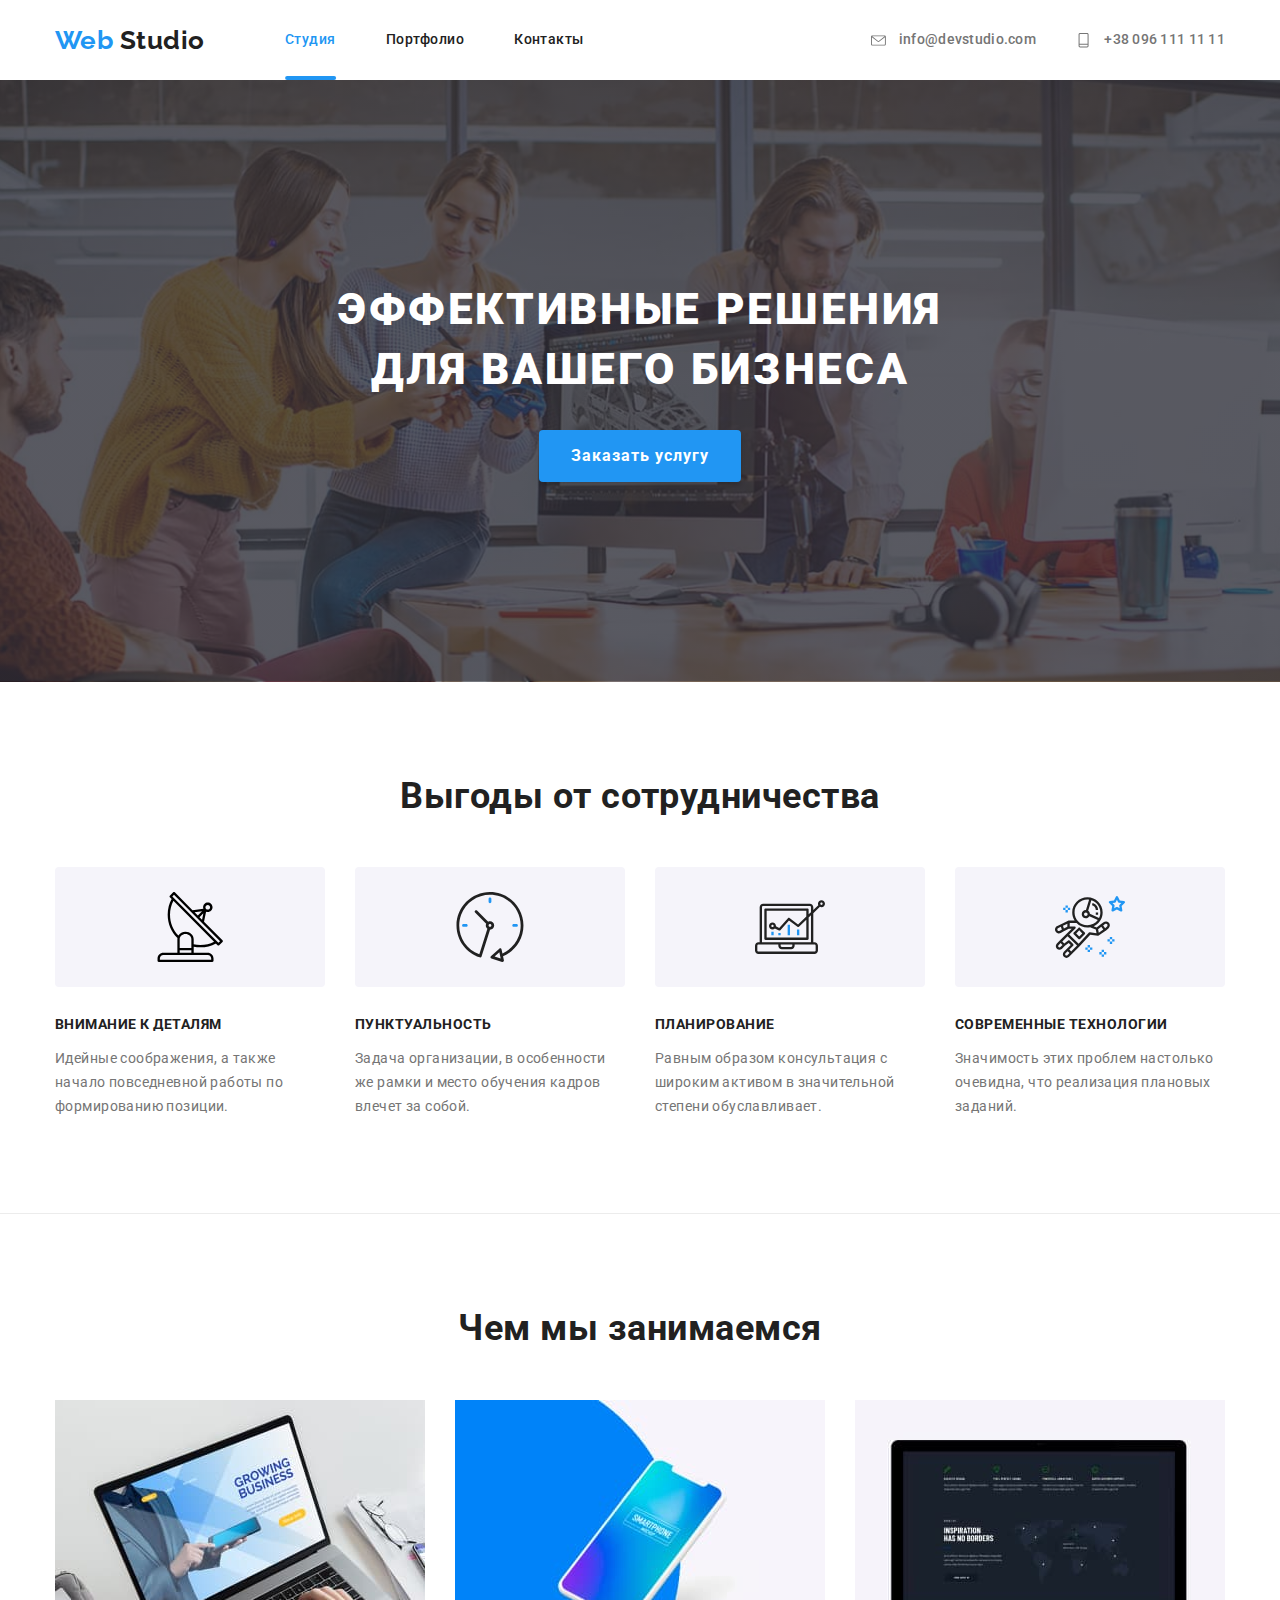
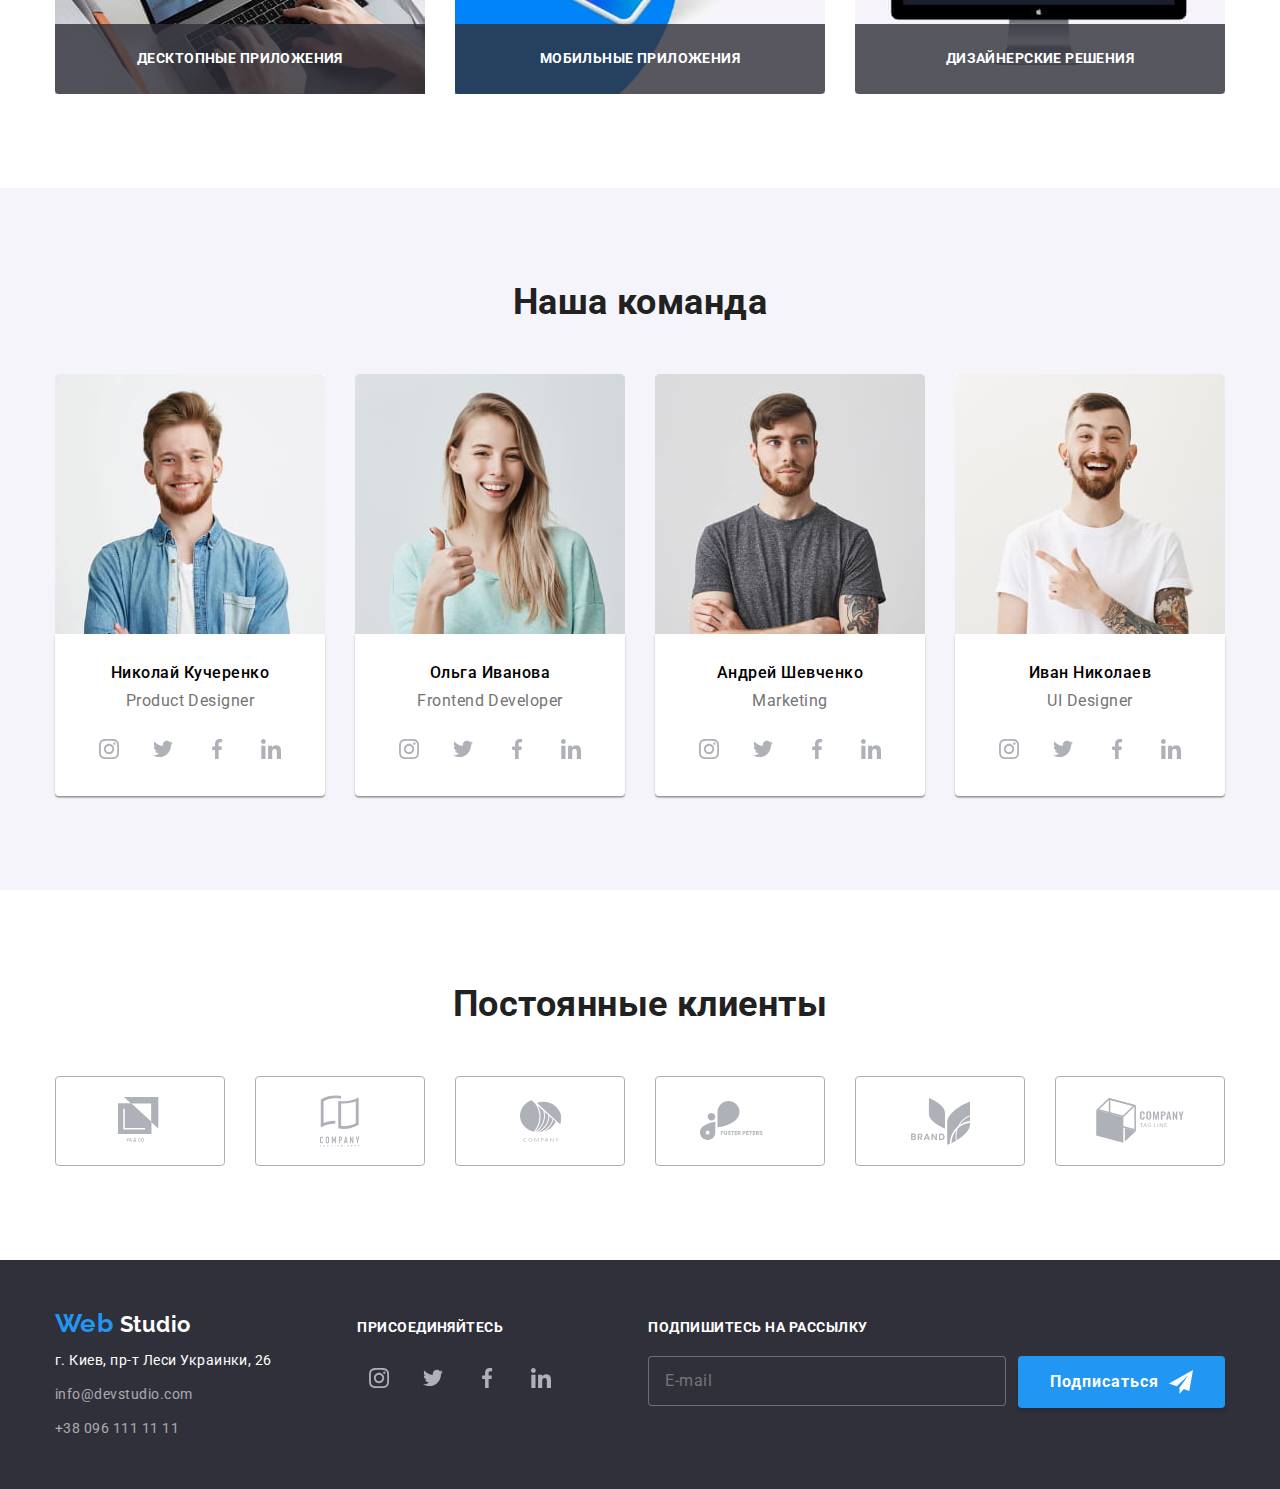
<file: index.html>
<!DOCTYPE html>
<html lang="ru">

<head>
    <meta charset="UTF-8">
    <meta name="viewport" content="width=device-width, initial-scale=1.0">
    <title>HW5</title>
    <link href="https://fonts.googleapis.com/css2?family=Raleway&family=Roboto:wght@400;500;700&display=swap" rel="stylesheet">
    <link rel="stylesheet" href="https://cdnjs.cloudflare.com/ajax/libs/modern-normalize/0.6.0/modern-normalize.min.css">  
    <link rel="stylesheet" href="./css/styles.css" />

</head>

<body>

    <!--Шапка сайта-->
    <header>
        <!--container of header  -->
        <div class="container container-site-nav">

            <nav class="site-nav">

                <!-- Логотип -->
                <a href="./index.html" class="logo"> <span class="accent-logo"> Web </span>  Studio  </a>

                <!-- Навигационное меню шапки -->
                <ul class="item-nav">

                    <li class="item-nav-li"> <a href="./index.html"     class="link current "> Студия </a> </li>
                    <li class="item-nav-li"> <a href="./portfolio.html" class="link "> Портфолио </a> </li>
                    <li class="item-nav-li"> <a href="./contacts.html" class="link "> Контакты </a> </li>

                </ul>

            </nav>


                <!-- Телефон и емейл в шапке -->
                <ul class="contacts-display list ">
                    <!-- имейл -->
                    <li class="contacts-display-li">

                        

                        <a href="mailto:info@devstudio.com" class="contacts contacts-email">
                            <svg class="svg-item-envelop">

                                <use href="./images/symb.svg#icon-envelope"> </use>

                            </svg>
                            
                            <span>   info@devstudio.com </span>
                           
                        
                        </a>

                    </li>
                    <!-- телефон -->
                    <li class="contacts-display-li">

                        

                        <a href="tel:+380961111111" class="contacts contacts-telephone">

                            <svg class="svg-item-telephone">

                                <use href="./images/symb.svg#icon-telephone" class="svg-link"> </use>

                            </svg>
                            
                            <span> +38 096 111 11 11  </span>
                            
                        
                        </a>

                    </li>

                </ul>



        </div>


    </header>


    <!--Main-->
    <main>

        <!--Баннер после шапки-->
        <section class="section hero">

            <!--container of section hero  -->
            <div class="container hero">

                <h1 class="hero-title"> эффективные решения <br> для вашего бизнеса </h1>

                <button class="button modal-button" data-modal-open> Заказать услугу </button>

                    
            </div>

        </section>


        <!--Выгоды от сотрудничества-->

        <section class="section">

            <div class="container section-benefits">

                <h2 class="section-title"> Выгоды от сотрудничества </h2>

                <ul class="benefits">

                <li class="benefits-list">

                    <div class="benefits-list-image">
                        
                        <svg class="svg-item-benefits" width="70" height="70" >

                            <use href="./images/symb.svg#icon-benefits_0"> </use>

                        </svg>
                    
                    </div>

                    <h3 class="benefits-title"> Внимание к деталям </h3>
                    <p class="benefits-text"> Идейные соображения, а также начало повседневной работы по формированию позиции. </p>

                </li>

                <li class="benefits-list">

                    <div class="benefits-list-image">
                        
                        <svg class="svg-item-benefits" width="70" height="70" >

                            <use href="./images/symb.svg#icon-benefits_1"> </use>

                        </svg>

                    </div>  
                    <h3 class="benefits-title"> Пунктуальность </h3>
                    <p class="benefits-text" > Задача организации, в особенности же рамки и место обучения кадров влечет за собой. </p>

                </li>

                <li class="benefits-list">

                    <div class="benefits-list-image">
                        
                        <svg class="svg-item-benefits" width="70" height="70" >

                            <use href="./images/symb.svg#icon-benefits_2"> </use>

                        </svg>    
                    
                    </div> 

                    <h3 class="benefits-title" > Планирование </h3>
                    <p class="benefits-text" > Равным образом консультация с широким активом в значительной степени обуславливает. </p>

                </li>

                <li class="benefits-list">

                    <div class="benefits-list-image"> 

                        <svg class="svg-item-benefits" width="70" height="70" >

                            <use href="./images/symb.svg#icon-benefits_3"> </use>

                        </svg>


                    </div> 

                    <h3 class="benefits-title" > Современные технологии  </h3>
                    <p class="benefits-text " > Значимость этих проблем настолько очевидна, что реализация плановых заданий. </p>
                </li>

                </ul>

            </div>


        </section>


        <!--Чем мы занимаемся-->
        <section class="section section-our-work">

            <div class="container">

                <h2 class="section-title"> Чем мы занимаемся </h2>

                <ul class="about-our-work-ul">


                    <li class="about-our-work-li">

                        <img src="./images/img_1.jpg" alt="Первая картинка в выгодах" width="370" height="294">
                        <h3 class="works-title"> Десктопные приложения </h3>

                    </li>

                    <li class="about-our-work-li" >

                        <img src="./images/img_2.jpg" alt="Вторая картинка в выгодах" width="370" height="294">
                        <h3 class="works-title" > Мобильные приложения </h3>

                    </li>

                    <li class="about-our-work-li" >

                        <img src="./images/img_3.jpg" alt="Третья картинка в выгодах" width="370" height="294">
                        <h3 class="works-title" > Дизайнерские решения </h3>

                    </li>


                </ul>

            </div>

        </section>


        <!--Наша команда-->
        <section class="section our-team">

            <div class="container">

                <h2 class="section-title"> Наша команда </h2>

                <ul class="our-team-flex">

                    <li class="our-team-flex-li">

                        <img src="./images/photo_1.jpg" alt="Фото первого сотрудника" width="270" height="260" class="photo-workers" >


                        <div class="our-team-content">

                            <h3 class="names "> Николай Кучеренко </h3>
                            <p class="text team-text "> Product Designer  </p> 

                            <ul class=" call-to-action-list-flex">

                                <li class="social-link-li">

                                     <a href="" aria-label="Instagram" class="social-links">

                                        <svg class="svg-item-social" width="20" height="20" >

                                            <use href="./images/symb.svg#icon-social-link-instagram"> </use>

                                        </svg>

                                    </a>

                                </li>

                                <li class="social-link-li">

                                     <a href="" aria-label="Twitter" class="social-links">

                                        <svg class="svg-item-social" width="20" height="20" >

                                            <use href="./images/symb.svg#icon-social-link-twitter"> </use>

                                        </svg>

                                    </a>

                                </li>

                                <li class="social-link-li">

                                     <a href="" aria-label="Facebook" class="social-links">

                                        <svg class="svg-item-social" width="20" height="20" >

                                            <use href="./images/symb.svg#icon-social-link-facebook"> </use>

                                        </svg>

                                    </a>

                                </li>

                                <li class="social-link-li">

                                     <a href="" aria-label="LinkedIn" class="social-links">

                                        <svg class="svg-item-social" width="20" height="20" >

                                            <use href="./images/symb.svg#icon-social-link-linkedin"> </use>

                                        </svg>

                                    </a>

                                </li>
                                
                               
                            </ul>

                        </div>

                    </li>

                    <li class="our-team-flex-li">
                        <img src="./images/photo_2.jpg" alt="Фото второго сотрудника" width="270" height="260" class="photo-workers" >

                        <div class="our-team-content">

                            <h3 class="names" > Ольга Иванова </h3>
                            <p class="text team-text" > Frontend Developer </p>

                            <ul class=" call-to-action-list-flex">

                                <li class="social-link-li">

                                     <a href="" aria-label="Instagram" class="social-links">

                                        <svg class="svg-item-social" width="20" height="20" >

                                            <use href="./images/symb.svg#icon-social-link-instagram"> </use>

                                        </svg>

                                    </a>

                                </li>

                                <li class="social-link-li">

                                     <a href="" aria-label="Twitter" class="social-links">

                                        <svg class="svg-item-social" width="20" height="20" >

                                            <use href="./images/symb.svg#icon-social-link-twitter"> </use>

                                        </svg>

                                    </a>

                                </li>

                                <li class="social-link-li">

                                     <a href="" aria-label="Facebook" class="social-links">

                                        <svg class="svg-item-social" width="20" height="20" >

                                            <use href="./images/symb.svg#icon-social-link-facebook"> </use>

                                        </svg>

                                    </a>

                                </li>

                                <li class="social-link-li">

                                     <a href="" aria-label="LinkedIn" class="social-links">

                                        <svg class="svg-item-social" width="20" height="20" >

                                            <use href="./images/symb.svg#icon-social-link-linkedin"> </use>

                                        </svg>

                                    </a>

                                </li>
                                
                               
                            </ul>

                        </div>

                    </li>

                    <li class="our-team-flex-li" >

                        <img src="./images/photo_3.jpg" alt="Фото третьего сотрудника" width="270" height="260" class="photo-workers" >

                        <div class="our-team-content">

                            <h3 class="names"> Андрей Шевченко </h3>
                            <p class="text team-text" > Marketing  </p>

                            <ul class=" call-to-action-list-flex">

                                <li class="social-link-li">

                                     <a href="" aria-label="Instagram" class="social-links">

                                        <svg class="svg-item-social" width="20" height="20" >

                                            <use href="./images/symb.svg#icon-social-link-instagram"> </use>

                                        </svg>

                                    </a>

                                </li>

                                <li class="social-link-li">

                                     <a href="" aria-label="Twitter" class="social-links">

                                        <svg class="svg-item-social" width="20" height="20" >

                                            <use href="./images/symb.svg#icon-social-link-twitter"> </use>

                                        </svg>

                                    </a>

                                </li>

                                <li class="social-link-li">

                                     <a href="" aria-label="Facebook" class="social-links">

                                        <svg class="svg-item-social" width="20" height="20" >

                                            <use href="./images/symb.svg#icon-social-link-facebook"> </use>

                                        </svg>

                                    </a>

                                </li>

                                <li class="social-link-li">

                                     <a href="" aria-label="LinkedIn" class="social-links">

                                        <svg class="svg-item-social" width="20" height="20" >

                                            <use href="./images/symb.svg#icon-social-link-linkedin"> </use>

                                        </svg>

                                    </a>

                                </li>
                                
                               
                            </ul>

                        </div>

                    </li>

                    <li class="our-team-flex-li" >

                        <img src="./images/photo_4.jpg" alt="Фото четвёртого сотрудника" width="270" height="260" class="photo-workers" >

                        <div class="our-team-content">

                            <h3 class="names"> Иван Николаев </h3>
                            <p class="text team-text" > UI Designer  </p>

                            <ul class=" call-to-action-list-flex">

                                <li class="social-link-li">

                                     <a href="" aria-label="Instagram" class="social-links">

                                        <svg class="svg-item-social" width="20" height="20" >

                                            <use href="./images/symb.svg#icon-social-link-instagram"> </use>

                                        </svg>

                                    </a>

                                </li>

                                <li class="social-link-li">

                                     <a href="" aria-label="Twitter" class="social-links">

                                        <svg class="svg-item-social" width="20" height="20" >

                                            <use href="./images/symb.svg#icon-social-link-twitter"> </use>

                                        </svg>

                                    </a>

                                </li>

                                <li class="social-link-li">

                                     <a href="" aria-label="Facebook" class="social-links">

                                        <svg class="svg-item-social" width="20" height="20" >

                                            <use href="./images/symb.svg#icon-social-link-facebook"> </use>

                                        </svg>

                                    </a>

                                </li>

                                <li class="social-link-li">

                                     <a href="" aria-label="LinkedIn" class="social-links">

                                        <svg class="svg-item-social" width="20" height="20" >

                                            <use href="./images/symb.svg#icon-social-link-linkedin"> </use>

                                        </svg>

                                    </a>

                                </li>
                                
                               
                            </ul>

                        </div>

                    </li>

                </ul>

            </div>

        </section>


        <!--Постоянные клиенты-->
        <section class="section ">

            <div class="container">

                <h2 class="section-title">Постоянные клиенты</h2>

                <ul class="our-usual-client-list">

                    <li class="our-usual-client-li">

                           <a href="" class="our-usual-client-link" >

                                <svg class="svg-item-clients icon" width="44.27" height="49.23"   >

                                    <use href="./images/symb.svg#icon-logo_1"> </use>

                                </svg>

                            </a> 

                    </li>

                    <li class="our-usual-client-li">

                           <a href="" class="our-usual-client-link">

                                <svg class="svg-item-clients icon" width="40" height="52"   >

                                    <use href="./images/symb.svg#icon-logo_2"> </use>

                                </svg>

                            </a> 

                    </li>

                    <li class="our-usual-client-li">

                           <a href="" class="our-usual-client-link">

                                <svg class="svg-item-clients icon"   width="41" height="42.6" >

                                    <use href="./images/symb.svg#icon-logo_3"> </use>

                                </svg>

                            </a> 

                    </li>

                    <li class="our-usual-client-li">

                           <a href="" class="our-usual-client-link"  >

                                <svg class="svg-item-clients icon"  width="79.66" height="42.02">

                                    <use href="./images/symb.svg#icon-logo-4"> </use>

                                </svg>

                            </a> 

                    </li>

                    <li class="our-usual-client-li">

                           <a href="" class="our-usual-client-link" >

                                <svg class="svg-item-clients icon" width="59" height="47"  >

                                    <use href="./images/symb.svg#icon-logo-5"> </use>

                                </svg>

                            </a> 

                    </li>

                    <li class="our-usual-client-li">

                           <a href="" class="our-usual-client-link" >

                                <svg class="svg-item-clients icon"  width="88.48" height="45.44"  >

                                    <use href="./images/symb.svg#icon-logo-6"> </use>

                                </svg>

                            </a> 

                    </li>


                   

                </ul>


            </div>


        </section>

    </main>


    <!--Футер-->
    <footer class="footer">

        <div class="container">

            <div class="footer-flex">


                <div class="footer-address-div">

                    <a href="" class="footer-logo list"> <span class="accent-logo"> Web </span>  <span class="main-logo"> Studio </span>   </a>
                    <address class="footer-address"> г. Киев, пр-т Леси Украинки, 26 </address>


                    <a href="info@devstudio.com" class="footer-contacts footer-email">info@devstudio.com</a>
                    <a href="+380961111111" class="footer-contacts" > +38 096 111 11 11 </a>

                </div>

                <div class="call-to-action-footer">

                     <b class="call-to-action"> присоединяйтесь </b>

                

                    <ul class=" call-to-action-list-flex">

                                <li class="social-link-li">

                                     <a href="" aria-label="Instagram" class="social-links">

                                        <svg class="svg-item-social" width="20" height="20" >

                                            <use href="./images/symb.svg#icon-social-link-instagram"> </use>

                                        </svg>

                                    </a>

                                </li>

                                <li class="social-link-li">

                                     <a href="" aria-label="Twitter" class="social-links">

                                        <svg class="svg-item-social" width="20" height="20" >

                                            <use href="./images/symb.svg#icon-social-link-twitter"> </use>

                                        </svg>

                                    </a>

                                </li>

                                <li class="social-link-li">

                                     <a href="" aria-label="Facebook" class="social-links">

                                        <svg class="svg-item-social" width="20" height="20" >

                                            <use href="./images/symb.svg#icon-social-link-facebook"> </use>

                                        </svg>

                                    </a>

                                </li>

                                <li class="social-link-li">

                                     <a href="" aria-label="LinkedIn" class="social-links">

                                        <svg class="svg-item-social" width="20" height="20" >

                                            <use href="./images/symb.svg#icon-social-link-linkedin"> </use>

                                        </svg>

                                    </a>

                                </li>
                                
                               
                    </ul>

                    

                </div>

                <div class="subscript-footer">

                    <b class="call-to-action" > Подпишитесь на рассылку </b>

                    <form action="" class="form-subscribe" >

                        <input type="email" name = "subscribe-email-footer" class="subscribe-input" placeholder="E-mail">
                        
 
                        <button class="button primary" >  Подписаться 
                        
                            <svg class="svg-item-clients telegram-footer" width="24" height = "24" >

                                <use href="./images/symb.svg#icon-telegram"> </use>

                            </svg> 
                    
                        </button>


                    </form>

                        

                
    
                   

                </div>

            </div>

           

        </div>

    </footer>





    <div class="backdrop is-hidden" data-modal>
             


        <div class="backdrop-row">

            
             <div class="modal" >

            <button class="close-modal-button " data-modal-close >

                                <svg class="close-icon"  width="11" height="11" >
                                            
                                    <use href="./images/symb.svg#icon-close"> </use> 
                                    
                                </svg>
                                
            </button>


            <form class="form"  autocomplete="off">

                                <p class="modal-text">Оставьте свои данные, мы вам перезвоним</p>
                               

                                <div role="group">

                                    <div class="form-field">
                                        
                                        <input type="text" name="user-name" id="name" class="form-input" placeholder=" " >
                                        <label for="name" class="label-title"> Имя </label>

                                        <svg class="modal-svg" width="18" height="18" >
                                            
                                            <use href="./images/symb.svg#icon-person-modal"> </use> 
                                            
                                        </svg>

                                    </div>
                                    
                                    <div class="form-field">
                                        
                                        <input type="tel" name="user-telefone" id="tel" class="form-input" placeholder=" ">
                                        <label for="tel" class="label-title"> Телефон </label>
                                        <svg class="modal-svg" width="18" height="18" >
                                            
                                            <use href="./images/symb.svg#icon-phone-modal"> </use> 
                                            
                                        </svg>

                                    </div>
                                   
                                    <div class="form-field">
                                        
                                        <input type="email" name="user-email" id="email" class="form-input" placeholder=" ">
                                        <label for="email" class="label-title" > Почта </label>
                                        <svg class="modal-svg" width="18" height="18" >
                                            
                                           <use href="./images/symb.svg#icon-email-modal"> </use> 
                                            
                                        </svg>

                                    </div>
                                    
                                    <div class="form-field">

                                        
                                        <textarea class="comment" name="comment" id="comment"  rows="10" placeholder=" " ></textarea>
                                        <label for="comment" class="comment-label"> Комментарий </label>

                                    </div>
                                    

                                    <div class="checkbox-container">
                                        
                                        

                                        <label  class="check-box-text">

                                            <input class="checkbox" type="checkbox" name="" value="check" name="Policy" value="Policy" >
                                            
                                            <span class="checkbox-icon" > </span>

                                                                                        
                                           <span> Соглашаюсь с рассылкой и принимаю  <a href="">  Условия договора </a> </span> 
                                            
                                        </label>
                                        
                                        

                                    </div>

                                </div>

                                <button class="button modal-button" data-modal-close> Отправить </button>

            </form>


        </div>

        </div>


       
                       
    </div>

  <script src="./js/modal.js"></script>

</body>

</html>
</file>
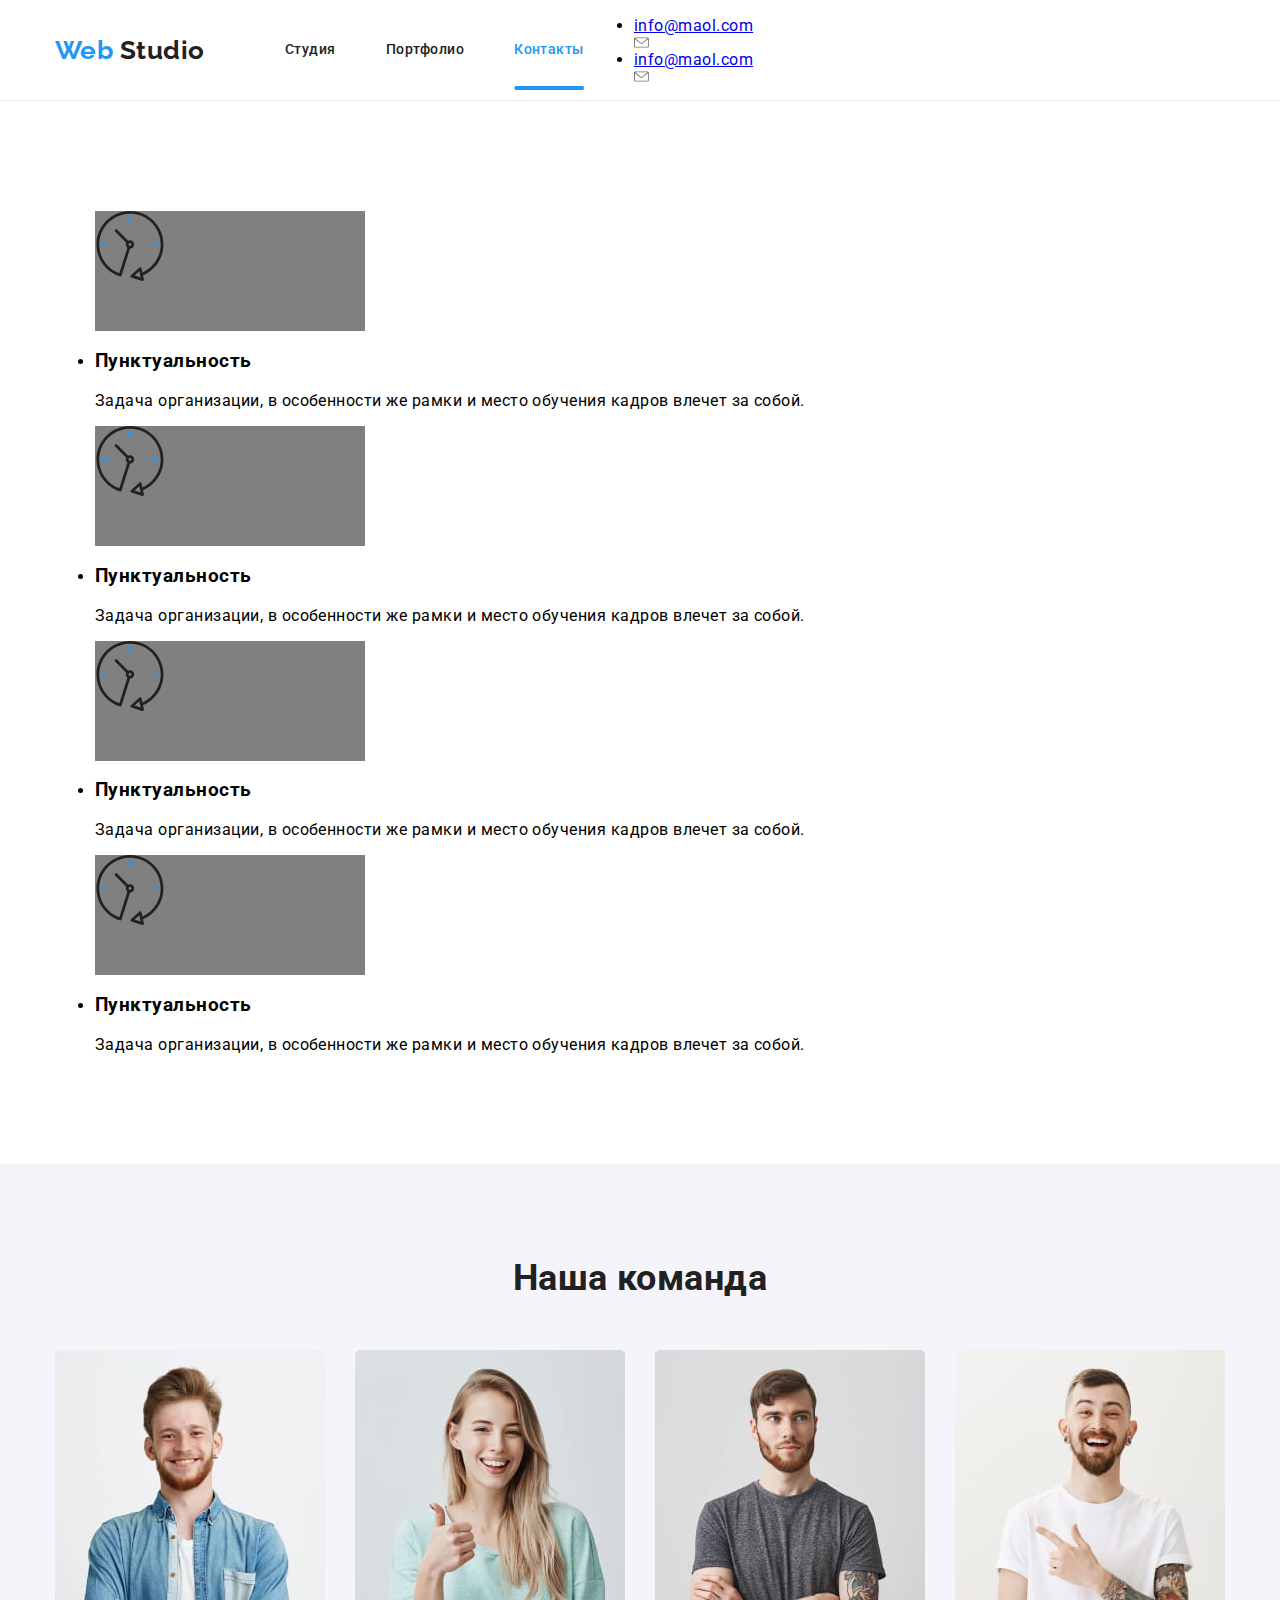
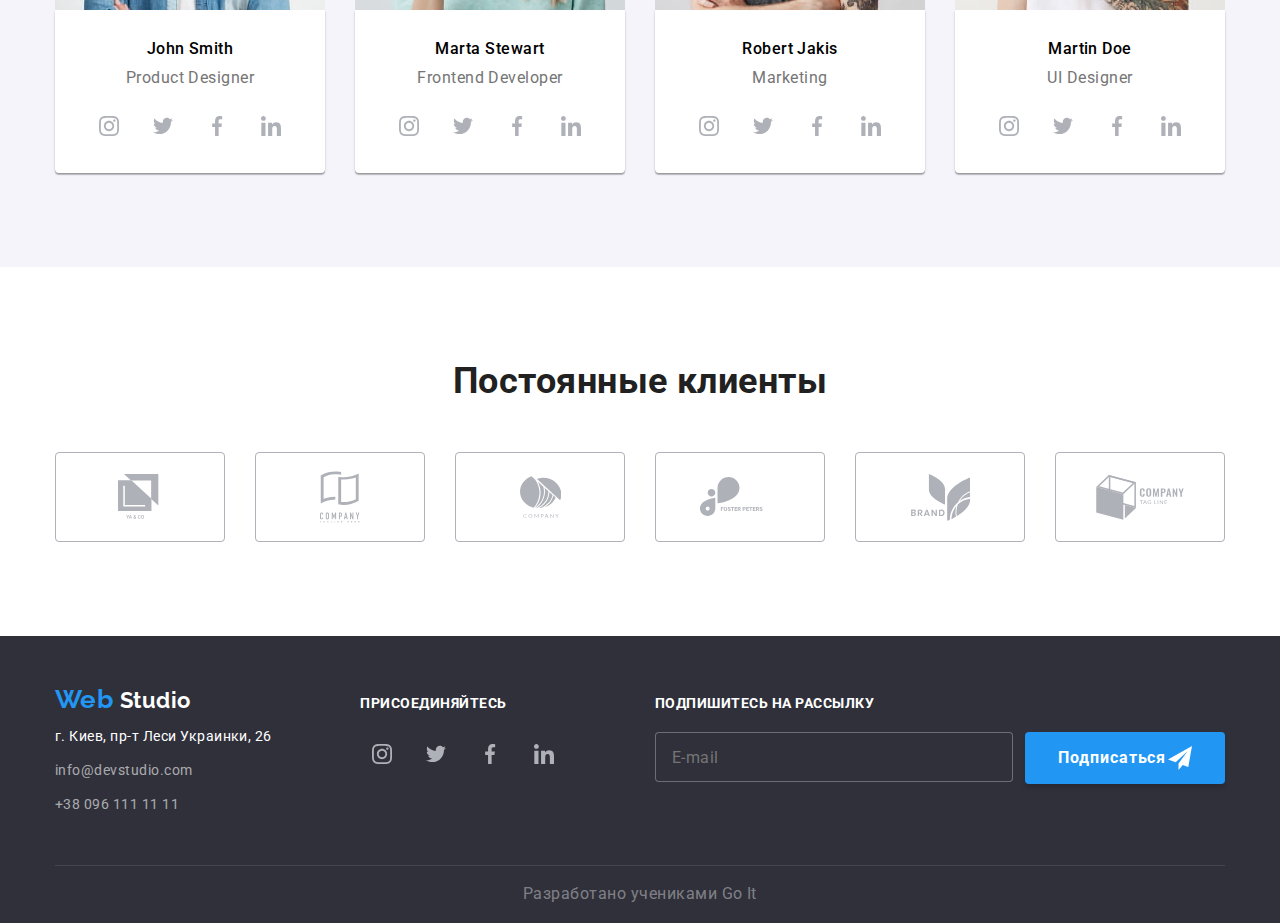
<file: contacts.html>
<!DOCTYPE html>
<html lang="ru">

<head>
    <meta charset="UTF-8">
    <meta name="viewport" content="width=device-width, initial-scale=1.0">
    <title>Document</title>
    <link href="https://fonts.googleapis.com/css2?family=Raleway&family=Roboto:wght@400;500;700&display=swap" rel="stylesheet">
    <link rel="stylesheet" href="https://cdnjs.cloudflare.com/ajax/libs/modern-normalize/0.6.0/modern-normalize.min.css">  
    <link rel="stylesheet" href="./css/contacts.css" />

</head>

<body>

     
     <!--Шапка сайта-->
    <header class="portfolio-header">
        <!--container of header  -->
        <div class="container container-site-nav">

            <nav class="site-nav">

                <!-- Логотип -->
                <a href="./index.html" class="logo"> <span class="accent-logo"> Web </span>  Studio  </a>

                <!-- Навигационное меню шапки -->
                <ul class="item-nav">

                    <li class="item-nav-li"> <a href="./index.html"     class="link "> Студия </a> </li>
                    <li class="item-nav-li"> <a href="./portfolio.html" class="link  "> Портфолио </a> </li>
                    <li class="item-nav-li"> <a href="./contacts.html" class="link  current "> Контакты </a> </li>

                </ul>

            </nav>


                <!-- Телефон и емейл в шапке -->
           
            

            <ul class="contacts">

                <li class="contacts-item">

                    <a href=" " class="contacts-link">

                        <span> info@maol.com</span>

                        <svg class="svg-item-envelop">

                            <use href="./images/symb.svg#icon-envelope"> </use>

                        </svg>
                    </a>

                </li>

                <li class="contacts-item" >

                     <a href=" "  class="contacts-link" >

                        <span> info@maol.com</span>

                        <svg class="svg-item-envelop">

                            <use href="./images/symb.svg#icon-envelope"> </use>

                        </svg>
                         
                    </a>

                </li>


            </ul>



        </div>


    </header>
    
    <!--Main-->
    <main>

        


        <!--Выгоды от сотрудничества-->

        <section class="section">

            <div class="container section-benefits">

             

                <ul class="advantages-list">

                    <li class="advantages-item">

                        <div class="advantages-image">
                        
                            <svg class="advantages-svg" width="70" height="70" >

                                <use href="./images/symb.svg#icon-benefits_1"> </use>

                            </svg>

                        </div>  


                        <h3 class="advantages-title"> Пунктуальность </h3>
                        <p class="advantages-text" > Задача организации, в особенности же рамки и место обучения кадров влечет за собой. </p>

                    </li>

                    <li class="advantages-item">

                        <div class="advantages-image">
                        
                            <svg class="advantages-svg" width="70" height="70" >

                                <use href="./images/symb.svg#icon-benefits_1"> </use>

                            </svg>

                        </div>  


                        <h3 class="advantages-title"> Пунктуальность </h3>
                        <p class="advantages-text" > Задача организации, в особенности же рамки и место обучения кадров влечет за собой. </p>

                    </li>

                    <li class="advantages-item">

                        <div class="advantages-image">
                        
                            <svg class="advantages-svg" width="70" height="70" >

                                <use href="./images/symb.svg#icon-benefits_1"> </use>

                            </svg>

                        </div>  


                        <h3 class="advantages-title"> Пунктуальность </h3>
                        <p class="advantages-text" > Задача организации, в особенности же рамки и место обучения кадров влечет за собой. </p>

                    </li>

                    <li class="advantages-item">

                        <div class="advantages-image">
                        
                            <svg class="advantages-svg" width="70" height="70" >

                                <use href="./images/symb.svg#icon-benefits_1"> </use>

                            </svg>

                        </div>  


                        <h3 class="advantages-title"> Пунктуальность </h3>
                        <p class="advantages-text" > Задача организации, в особенности же рамки и место обучения кадров влечет за собой. </p>

                    </li>

                    

                </ul>

            </div>


        </section>


    
        <!--Наша команда-->
        <section class="section our-team">

            <div class="container">

                <h2 class="section-title"> Наша команда </h2>

                <ul class="our-team-flex">

                    <li class="our-team-flex-li">

                        <img src="./images/photo_1.jpg" alt="Фото первого сотрудника" width="270" height="260" class="photo-workers" >


                        <div class="our-team-content">

                            <h3 class="names"> John Smith </h3>
                            <p class="text "> Product Designer  </p> 

                            <ul class=" call-to-action-list-flex">

                                <li class="social-link-li">

                                     <a href="" aria-label="Instagram" class="social-links">

                                        <svg class="svg-item-social" width="20" height="20" >

                                            <use href="./images/symb.svg#icon-social-link-instagram"> </use>

                                        </svg>

                                    </a>

                                </li>

                                <li class="social-link-li">

                                     <a href="" aria-label="Twitter" class="social-links">

                                        <svg class="svg-item-social" width="20" height="20" >

                                            <use href="./images/symb.svg#icon-social-link-twitter"> </use>

                                        </svg>

                                    </a>

                                </li>

                                <li class="social-link-li">

                                     <a href="" aria-label="Facebook" class="social-links">

                                        <svg class="svg-item-social" width="20" height="20" >

                                            <use href="./images/symb.svg#icon-social-link-facebook"> </use>

                                        </svg>

                                    </a>

                                </li>

                                <li class="social-link-li">

                                     <a href="" aria-label="LinkedIn" class="social-links">

                                        <svg class="svg-item-social" width="20" height="20" >

                                            <use href="./images/symb.svg#icon-social-link-linkedin"> </use>

                                        </svg>

                                    </a>

                                </li>
                                
                               
                            </ul>

                        </div>

                    </li>

                    <li class="our-team-flex-li">
                        <img src="./images/photo_2.jpg" alt="Фото второго сотрудника" width="270" height="260" class="photo-workers" >

                        <div class="our-team-content">

                            <h3 class="names" > Marta Stewart </h3>
                            <p class="text" > Frontend Developer </p>

                            <ul class=" call-to-action-list-flex">

                                <li class="social-link-li">

                                     <a href="" aria-label="Instagram" class="social-links">

                                        <svg class="svg-item-social" width="20" height="20" >

                                            <use href="./images/symb.svg#icon-social-link-instagram"> </use>

                                        </svg>

                                    </a>

                                </li>

                                <li class="social-link-li">

                                     <a href="" aria-label="Twitter" class="social-links">

                                        <svg class="svg-item-social" width="20" height="20" >

                                            <use href="./images/symb.svg#icon-social-link-twitter"> </use>

                                        </svg>

                                    </a>

                                </li>

                                <li class="social-link-li">

                                     <a href="" aria-label="Facebook" class="social-links">

                                        <svg class="svg-item-social" width="20" height="20" >

                                            <use href="./images/symb.svg#icon-social-link-facebook"> </use>

                                        </svg>

                                    </a>

                                </li>

                                <li class="social-link-li">

                                     <a href="" aria-label="LinkedIn" class="social-links">

                                        <svg class="svg-item-social" width="20" height="20" >

                                            <use href="./images/symb.svg#icon-social-link-linkedin"> </use>

                                        </svg>

                                    </a>

                                </li>
                                
                               
                            </ul>

                        </div>

                    </li>

                    <li class="our-team-flex-li" >

                        <img src="./images/photo_3.jpg" alt="Фото третьего сотрудника" width="270" height="260" class="photo-workers" >

                        <div class="our-team-content">

                            <h3 class="names"> Robert Jakis </h3>
                            <p class="text" > Marketing  </p>

                            <ul class=" call-to-action-list-flex">

                                <li class="social-link-li">

                                     <a href="" aria-label="Instagram" class="social-links">

                                        <svg class="svg-item-social" width="20" height="20" >

                                            <use href="./images/symb.svg#icon-social-link-instagram"> </use>

                                        </svg>

                                    </a>

                                </li>

                                <li class="social-link-li">

                                     <a href="" aria-label="Twitter" class="social-links">

                                        <svg class="svg-item-social" width="20" height="20" >

                                            <use href="./images/symb.svg#icon-social-link-twitter"> </use>

                                        </svg>

                                    </a>

                                </li>

                                <li class="social-link-li">

                                     <a href="" aria-label="Facebook" class="social-links">

                                        <svg class="svg-item-social" width="20" height="20" >

                                            <use href="./images/symb.svg#icon-social-link-facebook"> </use>

                                        </svg>

                                    </a>

                                </li>

                                <li class="social-link-li">

                                     <a href="" aria-label="LinkedIn" class="social-links">

                                        <svg class="svg-item-social" width="20" height="20" >

                                            <use href="./images/symb.svg#icon-social-link-linkedin"> </use>

                                        </svg>

                                    </a>

                                </li>
                                
                               
                            </ul>

                        </div>

                    </li>

                    <li class="our-team-flex-li" >

                        <img src="./images/photo_4.jpg" alt="Фото четвёртого сотрудника" width="270" height="260" class="photo-workers" >

                        <div class="our-team-content">

                            <h3 class="names"> Martin Doe </h3>
                            <p class="text" > UI Designer  </p>

                            <ul class=" call-to-action-list-flex">

                                <li class="social-link-li">

                                     <a href="" aria-label="Instagram" class="social-links">

                                        <svg class="svg-item-social" width="20" height="20" >

                                            <use href="./images/symb.svg#icon-social-link-instagram"> </use>

                                        </svg>

                                    </a>

                                </li>

                                <li class="social-link-li">

                                     <a href="" aria-label="Twitter" class="social-links">

                                        <svg class="svg-item-social" width="20" height="20" >

                                            <use href="./images/symb.svg#icon-social-link-twitter"> </use>

                                        </svg>

                                    </a>

                                </li>

                                <li class="social-link-li">

                                     <a href="" aria-label="Facebook" class="social-links">

                                        <svg class="svg-item-social" width="20" height="20" >

                                            <use href="./images/symb.svg#icon-social-link-facebook"> </use>

                                        </svg>

                                    </a>

                                </li>

                                <li class="social-link-li">

                                     <a href="" aria-label="LinkedIn" class="social-links">

                                        <svg class="svg-item-social" width="20" height="20" >

                                            <use href="./images/symb.svg#icon-social-link-linkedin"> </use>

                                        </svg>

                                    </a>

                                </li>
                                
                               
                            </ul>

                        </div>

                    </li>

                </ul>

            </div>

        </section>


        <!--Постоянные клиенты-->
        <section class="section ">

            <div class="container">

                <h2 class="section-title">Постоянные клиенты</h2>

                <ul class="our-usual-client-list">

                    <li class="our-usual-client-li">

                           <a href="" class="our-usual-client-link" >

                                <svg class="svg-item-clients icon" width="44.27" height="49.23"   >

                                    <use href="./images/symb.svg#icon-logo_1"> </use>

                                </svg>

                            </a> 

                    </li>

                    <li class="our-usual-client-li">

                           <a href="" class="our-usual-client-link">

                                <svg class="svg-item-clients icon" width="40" height="52"   >

                                    <use href="./images/symb.svg#icon-logo_2"> </use>

                                </svg>

                            </a> 

                    </li>

                    <li class="our-usual-client-li">

                           <a href="" class="our-usual-client-link">

                                <svg class="svg-item-clients icon"   width="41" height="42.6" >

                                    <use href="./images/symb.svg#icon-logo_3"> </use>

                                </svg>

                            </a> 

                    </li>

                    <li class="our-usual-client-li">

                           <a href="" class="our-usual-client-link"  >

                                <svg class="svg-item-clients icon"  width="79.66" height="42.02">

                                    <use href="./images/symb.svg#icon-logo-4"> </use>

                                </svg>

                            </a> 

                    </li>

                    <li class="our-usual-client-li">

                           <a href="" class="our-usual-client-link" >

                                <svg class="svg-item-clients icon" width="59" height="47"  >

                                    <use href="./images/symb.svg#icon-logo-5"> </use>

                                </svg>

                            </a> 

                    </li>

                    <li class="our-usual-client-li">

                           <a href="" class="our-usual-client-link" >

                                <svg class="svg-item-clients icon"  width="88.48" height="45.44"  >

                                    <use href="./images/symb.svg#icon-logo-6"> </use>

                                </svg>

                            </a> 

                    </li>


                   

                </ul>


            </div>


        </section>

    </main>


    <!--Футер-->
    <footer class="footer">

        <div class="container">

            <div class="footer-flex">


                <div class="footer-address-div">

                    <a href="" class="footer-logo list"> <span class="accent-logo"> Web </span>  <span class="main-logo"> Studio </span>   </a>
                    <address class="footer-address"> г. Киев, пр-т Леси Украинки, 26 </address>


                    <a href="info@devstudio.com" class="footer-contacts footer-email">info@devstudio.com</a>
                    <a href="+380961111111" class="footer-contacts" > +38 096 111 11 11 </a>

                </div>

                <div class="call-to-action-footer">

                     <b class="call-to-action"> присоединяйтесь </b>

                

                    <ul class=" call-to-action-list-flex">

                                <li class="social-link-li">

                                     <a href="" aria-label="Instagram" class="social-links">

                                        <svg class="svg-item-social" width="20" height="20" >

                                            <use href="./images/symb.svg#icon-social-link-instagram"> </use>

                                        </svg>

                                    </a>

                                </li>

                                <li class="social-link-li">

                                     <a href="" aria-label="Twitter" class="social-links">

                                        <svg class="svg-item-social" width="20" height="20" >

                                            <use href="./images/symb.svg#icon-social-link-twitter"> </use>

                                        </svg>

                                    </a>

                                </li>

                                <li class="social-link-li">

                                     <a href="" aria-label="Facebook" class="social-links">

                                        <svg class="svg-item-social" width="20" height="20" >

                                            <use href="./images/symb.svg#icon-social-link-facebook"> </use>

                                        </svg>

                                    </a>

                                </li>

                                <li class="social-link-li">

                                     <a href="" aria-label="LinkedIn" class="social-links">

                                        <svg class="svg-item-social" width="20" height="20" >

                                            <use href="./images/symb.svg#icon-social-link-linkedin"> </use>

                                        </svg>

                                    </a>

                                </li>
                                
                               
                    </ul>

                    

                </div>

                <div class="subscript-footer">

                    <b class="call-to-action" > Подпишитесь на рассылку </b>

                    <div class="form-subscribe">

                        <input type="email" name = "subscribe-email-footer" class="subscribe-input" placeholder="E-mail">
                        
 
                        <button class="button primary" >  Подписаться 
                        
                            <svg class="svg-item-clients" width="24" height = "24" >

                                <use href="./images/symb.svg#icon-telegram"> </use>

                            </svg> 
                    
                        </button>

                    </div>
    
                   

                </div>

            </div>

            <div class="footer-go-it">

                <p class="footer-go-it-text"> Разработано учениками Go It </p>

            </div>

        </div>

    </footer>



</body>

</html>
</file>
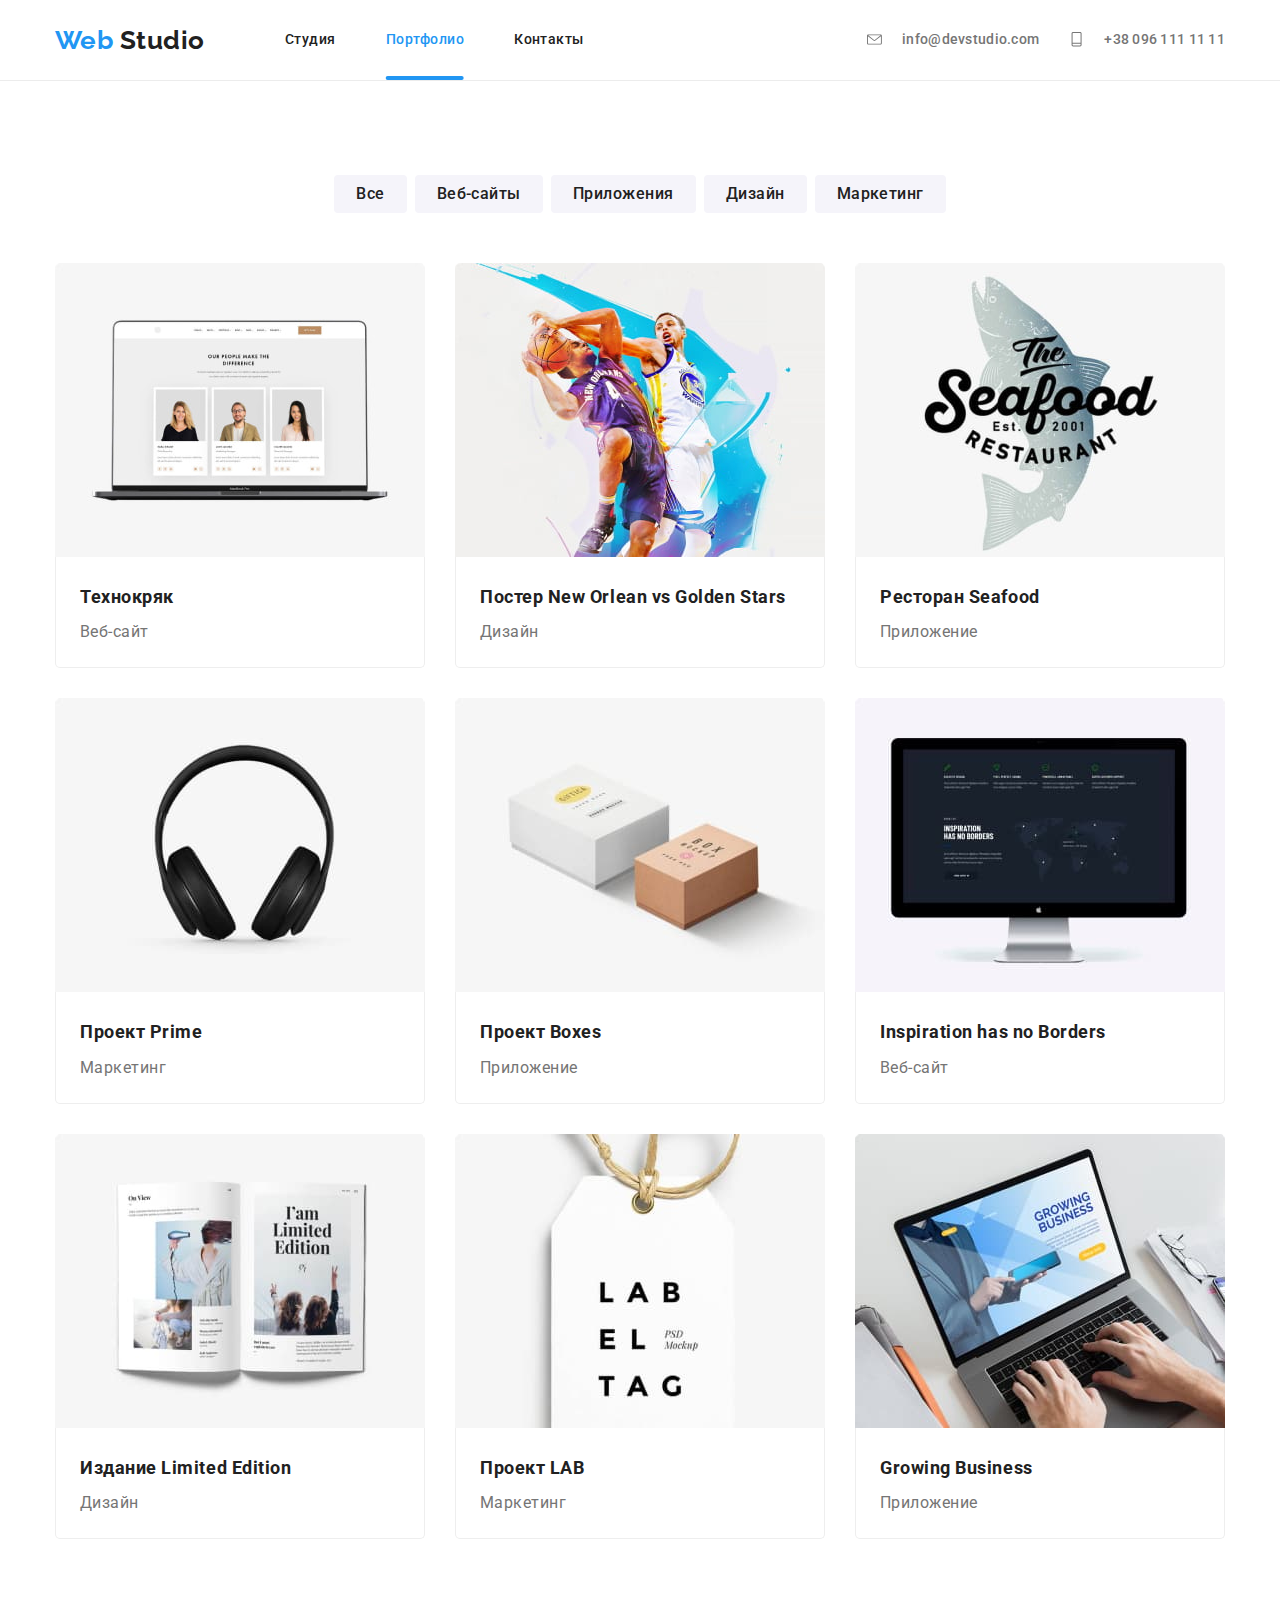
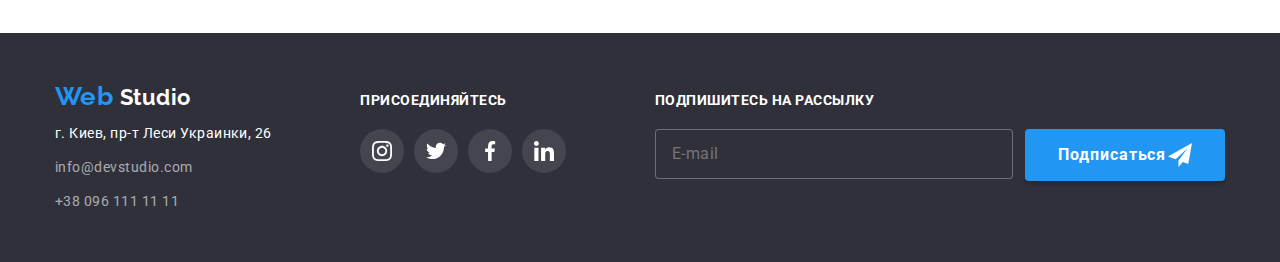
<file: portfolio.html>
<!DOCTYPE html>
<html lang="ru">

<head>
    <meta charset="UTF-8">
    <meta name="viewport" content="width=device-width, initial-scale=1.0">
    <title>Document</title>
    <link href="https://fonts.googleapis.com/css2?family=Raleway&family=Roboto:wght@400;500;700&display=swap" rel="stylesheet">
    <link rel="stylesheet" href="https://cdnjs.cloudflare.com/ajax/libs/modern-normalize/0.6.0/modern-normalize.min.css">  
    <link rel="stylesheet" href="./css/styles.css" />

</head>

<body>

     
     <!--Шапка сайта-->
    <header class="portfolio-header">
        <!--container of header  -->
        <div class="container container-site-nav">

            <nav class="site-nav">

                <!-- Логотип -->
                <a href="./index.html" class="logo"> <span class="accent-logo"> Web </span>  Studio  </a>

                <!-- Навигационное меню шапки -->
                <ul class="item-nav">

                    <li class="item-nav-li"> <a href="./index.html"     class="link "> Студия </a> </li>
                    <li class="item-nav-li"> <a href="./portfolio.html" class="link current "> Портфолио </a> </li>
                    <li class="item-nav-li"> <a href="./contacts.html" class="link  "> Контакты </a> </li>

                </ul>

            </nav>


                <!-- Телефон и емейл в шапке -->
                <ul class="contacts-display list ">
                    <!-- имейл -->
                    <li class="contacts-display-li">

                        <svg class="svg-item-envelop">

                            <use href="./images/symb.svg#icon-envelope"> </use>

                        </svg>

                        <a href="mailto:info@devstudio.com" class="contacts contacts-email">info@devstudio.com</a>

                    </li>
                    <!-- телефон -->
                    <li class="contacts-display-li">

                        <svg class="svg-item-telephone">

                            <use href="./images/symb.svg#icon-telephone" class="svg-link"> </use>

                        </svg>

                        <a href="tel:+380961111111" class="contacts contacts-telephone"> +38 096 111 11 11 </a>

                    </li>

                </ul>



        </div>


    </header>
    
     <!--Main-->
    <main>


        <section class="section">   
            
             <!-- examples of work -->

            <div class="container ">


                <ul class="button-portfolio list">
        
                    <li class="lil" > <button class="button-portfolio-li" > <span class="button-text"> Все </span>  </button>  </li>
                    <li class="lil" > <button class="button-portfolio-li" > <span class="button-text"> Веб-сайты </span> </button>  </li>
                    <li class="lil" > <button class="button-portfolio-li" > <span class="button-text"> Приложения </span>  </button>  </li>
                    <li class="lil" > <button class="button-portfolio-li" > <span class="button-text"> Дизайн </span>  </button> </li>
                    <li class="lil" > <button class="button-portfolio-li" > <span class="button-text"> Маркетинг</span> </button> </li>
            
                </ul>

             
                <ul class="portfolio-ul">
            
                    <li class="example"> 

                        <a href="" class="link  ">
                        
                            
                            
                            
                            <div class="container-of-text-example">
                                
                                <img src="./images/example-of-work-1.jpg" alt="Примеры наших работ" height="294" width="370" class="portfolio-img" >

                                <p class="text-on-photo"> 
                                Технокряк это современная площадка распространения коронавируса.
                                Компании используют эту платформу для цифрового шпионажа и атак на защищённые сервера конкурентов.
                                </p>
                            

                            </div>


                                
                                

                            <div class="card-content">

                                <h3 class="title-portfolio"> Технокряк </h3> 
                                <p class="text-portfolio"> Веб-сайт </p>


                            </div>

                                                                     
                        </a> 

                    </li>

    
                    <li class="example"> 

                        <a href="" class="link ">
                        
                            
                            <div class="container-of-text-example">


                                <img src="./images/example-of-work-2.jpg" alt="Примеры наших работ" height="294" width="370" class="portfolio-img" >
                                
                                <p class="text-on-photo"> 
                                    Технокряк это современная площадка распространения коронавируса.
                                    Компании используют эту платформу для цифрового шпионажа и атак на защищённые сервера конкурентов.
                                </p>
                            
                            </div>

                            <div class="card-content">

                                <h3 class="title-portfolio" > Постер New Orlean vs Golden Stars </h3> 
                                <p class="text-portfolio"> Дизайн </p>

                            </div>
                            
                                    
                        </a> 

                    </li>
    

                    <li class="example"> 

                        <a href="" class="link">

                            <div class="container-of-text-example">

                                                    
                                <img src="./images/example-of-work-3.jpg" alt="Примеры наших работ" height="294" width="370" class="portfolio-img" >
                                
                                <p class="text-on-photo"> 
                                    Технокряк это современная площадка распространения коронавируса.
                                    Компании используют эту платформу для цифрового шпионажа и атак на защищённые сервера конкурентов.
                                </p>

                            </div>


                            <div class="card-content">

                                <h3 class="title-portfolio" > Ресторан Seafood </h3> 
                                <p class="text-portfolio"> Приложение </p>
                                    
                            </div>
                        
                                    
                        </a> 

                    </li>

        
                    <li class="example"> 

                        <a href="" class="link ">
                            
                            <div class="container-of-text-example">


                            <img src="./images/example-of-work-4.jpg" alt="Примеры наших работ" height="294" width="370" class="portfolio-img" >
                                
                            <p class="text-on-photo"> 
                                Технокряк это современная площадка распространения коронавируса.
                                Компании используют эту платформу для цифрового шпионажа и атак на защищённые сервера конкурентов.
                            </p>

                            </div>


                            <div class="card-content">

                                <h3 class="title-portfolio" > Проект Prime </h3> 
                                <p class="text-portfolio"> Маркетинг </p>

                            </div>
                        
                                    
                        </a> 

                    </li>
    

                    <li class="example"> 
                            
                        <a href="" class="link ">
                        

                            <div class="container-of-text-example">
                            
                            <img src="./images/example-of-work-5.jpg" alt="Примеры наших работ" height="294" width="370" class="portfolio-img" >
                            
                            <p class="text-on-photo"> 
                                Технокряк это современная площадка распространения коронавируса.
                                Компании используют эту платформу для цифрового шпионажа и атак на защищённые сервера конкурентов.
                            </p>
                        
                        </div>


                            <div class="card-content">

                                <h3 class="title-portfolio" > Проект Boxes </h3> 
                                <p class="text-portfolio"> Приложение </p>

                            </div>
                        
                                    
                        </a> 

                    </li>

    
                    <li class="example"> 

                        <a href="" class="link ">
                        
                            <div class="container-of-text-example">

                           
                            <img src="./images/example-of-work-6.jpg" alt="Примеры наших работ" height="294" width="370" class="portfolio-img" >
                            <p class="text-on-photo"> 
                                Технокряк это современная площадка распространения коронавируса.
                                Компании используют эту платформу для цифрового шпионажа и атак на защищённые сервера конкурентов.
                            </p>
                        
                        </div>

                            <div class="card-content">

                                <h3 class="title-portfolio" > Inspiration has no Borders </h3> 
                                <p class="text-portfolio"> Веб-сайт </p>

                            </div>
                        
                                    
                        </a> 

                    </li>

        
                    <li class="example"> 

                        <a href="" class="link ">
                        
                            <div class="container-of-text-example">

                            
                                <img src="./images/example-of-work-7.jpg" alt="Примеры наших работ" height="294" width="370" class="portfolio-img" >
                                <p class="text-on-photo"> 
                                Технокряк это современная площадка распространения коронавируса.
                                Компании используют эту платформу для цифрового шпионажа и атак на защищённые сервера конкурентов.
                                </p>
                            
                            </div>

                            <div class="card-content">

                                <h3 class="title-portfolio" > Издание Limited Edition </h3> 
                                <p class="text-portfolio"> Дизайн </p>

                            </div>
                        
                                    
                        </a> 

                    </li>

        
                    <li class="example"> 

                        <a href="" class="link ">
                        

                            <div class="container-of-text-example">


                            
                            <img src="./images/example-of-work-8.jpg" alt="Примеры наших работ" height="294" width="370" class="portfolio-img" >
                              <p class="text-on-photo"> 
                                Технокряк это современная площадка распространения коронавируса.
                                Компании используют эту платформу для цифрового шпионажа и атак на защищённые сервера конкурентов.
                                </p> 
                        
                        </div>

                            <div class="card-content">

                                <h3 class="title-portfolio" > Проект LAB </h3> 
                                <p class="text-portfolio"> Маркетинг </p>

                            </div>
                        
                                    
                        </a> 

                    </li>

        
                    <li class="example"> 

                        <a href="" class="link " >
                        
                            <div class="container-of-text-example">

                            
                                <img src="./images/example-of-work-9.jpg" alt="Примеры наших работ" height="294" width="370" class="portfolio-img">
                                <p class="text-on-photo"> 
                                    Технокряк это современная площадка распространения коронавируса.
                                    Компании используют эту платформу для цифрового шпионажа и атак на защищённые сервера конкурентов.
                                </p> 
                                
                            </div>


                            <div class="card-content">

                                <h3 class="title-portfolio" > Growing Business</h3> 
                                <p class="text-portfolio"> Приложение </p>

                            </div>
                        
                                    
                        </a> 

                    </li>
    
                </ul>


            </div>

                    
        </section>
         

    </main>

   
     <!--Футер-->
    <footer class="footer">

        <div class="container">

            <div class="footer-flex">


                <div class="footer-address-div">

                    <a href="" class="footer-logo list"> <span class="accent-logo"> Web </span>  <span class="main-logo"> Studio </span>   </a>
                    <address class="footer-address"> г. Киев, пр-т Леси Украинки, 26 </address>


                    <a href="info@devstudio.com" class="footer-contacts footer-email">info@devstudio.com</a>
                    <a href="+380961111111" class="footer-contacts" > +38 096 111 11 11 </a>

                </div>

                <div class="call-to-action-footer">

                     <b class="call-to-action"> присоединяйтесь </b>

                

                    <ul class=" call-to-action-list-flex">

                                <li class="social-link-li">

                                     <a href="" aria-label="Instagram" class="social-links social-add">

                                        <svg class="svg-item-social" width="20" height="20" >

                                            <use href="./images/symb.svg#icon-social-link-instagram"> </use>

                                        </svg>

                                    </a>

                                </li>

                                <li class="social-link-li">

                                     <a href="" aria-label="Twitter" class="social-links social-add">

                                        <svg class="svg-item-social" width="20" height="20" >

                                            <use href="./images/symb.svg#icon-social-link-twitter"> </use>

                                        </svg>

                                    </a>

                                </li>

                                <li class="social-link-li">

                                     <a href="" aria-label="Facebook" class="social-links social-add">

                                        <svg class="svg-item-social" width="20" height="20" >

                                            <use href="./images/symb.svg#icon-social-link-facebook"> </use>

                                        </svg>

                                    </a>

                                </li>

                                <li class="social-link-li">

                                     <a href="" aria-label="LinkedIn" class="social-links social-add">

                                        <svg class="svg-item-social" width="20" height="20" >

                                            <use href="./images/symb.svg#icon-social-link-linkedin"> </use>

                                        </svg>

                                    </a>

                                </li>
                                
                               
                    </ul>

                    

                </div>

                <div class="subscript-footer">

                    <b class="call-to-action" > Подпишитесь на рассылку </b>

                    <div class="form-subscribe">

                        <input type="email" name = "subscribe-email-footer" class="subscribe-input" placeholder="E-mail">
                        
 
                        <button class="button primary" >  Подписаться 
                        
                            <svg class="svg-item-clients" width="24" height = "24" >

                                <use href="./images/symb.svg#icon-telegram"> </use>

                            </svg> 
                    
                        </button>

                    </div>
    
                   

                </div>

            </div>

           
        </div>

    </footer>


</body>

</html>
</file>
<file: css/styles.css>
html {
	box-sizing: border-box;
}

*,
*::before,
*::after {
	box-sizing: inherit;
}

img {
	display: block;
	max-width: 100%;
	height: auto;
}

svg {
	display: block;
	max-width: 100%;
	height: auto;
}

:root {
	--primary-text-color: #757575;
	--title-text-color: #212121;
	--accent-color: #2196f3;
	--background-color: #ffffff;
	--secondary-background-color: #f5f4fa;
}

body {
	font-family: Roboto, sans-serif;
	letter-spacing: 0.03em;
	font-size: 16px;
	line-height: 1.19;

	background-color: var(--background-color);
}

.list {
	list-style: none;
	text-decoration: none;
	padding: 0px;
	margin: 0px;
}

textarea {
	resize: none;
}

/* container */

.container {
	margin-left: auto;
	margin-right: auto;
	width: 1200px;

	padding-left: 15px;
	padding-right: 15px;
}

/* site nav */

.container-site-nav {
	display: flex;
	align-items: center;
}

.site-nav {
	color: var(--primary-text-color);
	display: flex;
	align-items: center;
}

.site-nav .link.current {
	color: var(--accent-color);
}

.logo {
	display: block;
	font-family: Raleway;
	font-weight: 700;
	font-size: 26px;
	line-height: 1.19;
	text-decoration: none;

	color: var(--title-text-color);
}

.accent-logo {
	color: var(--accent-color);
	font-family: Raleway;
	font-weight: 700;
	font-size: 26px;
	line-height: 1.19;
}

.item-nav {
	display: flex;
	padding: 0px;
	margin-top: 0px;
	margin-right: 0px;
	margin-bottom: 0px;
	margin-left: 80px;

	list-style: none;
	text-decoration: none;
}

.item-nav-li {
	margin-right: 50px;
	position: relative;
}

.item-nav-li:nth-child(3n) {
	margin-right: 0px;
}

.item-nav .link:hover,
.item-nav .link:focus {
	color: var(--accent-color);
	transition: 500ms cubic-bezier(0.4, 0, 0.2, 1);
}

.item-nav .link {
	font-weight: 500;
	font-size: 14px;
	line-height: 1.14;
	text-decoration: none;
	color: var(--title-text-color);

	padding-top: 32px;
	padding-bottom: 32px;
	display: inline-block;
	transition: 500ms cubic-bezier(0.4, 0, 0.2, 1);
}

.link.current::after {
	content: "";
	position: absolute;
	transform: translateX(-100%);
	height: 4px;
	width: 100%;

	bottom: 0;
	background: #2196f3;
	border-radius: 2px;
}

.site-nav .contacts {
	font-weight: 500;
	font-size: 14px;
	line-height: 1.14;
	text-decoration: none;
}

.contacts {
	margin-left: 10px;
}

.contacts span {
	display: inline-block;
	vertical-align: middle;
}

.contacts-display {
	display: flex;
	margin-left: auto;
}

.contacts-display-li {
	margin-right: 30px;
	display: inline-flex;
}

.contacts,
.svg.svg-item-telephone,
.svg-item-envelop {
	transition: 500ms cubic-bezier(0.4, 0, 0.2, 1);
}

.svg-item-telephone,
.svg-item-envelop {
	display: inline-block;
	margin-right: 10px;
	vertical-align: middle;
}

.contacts-display-li:nth-child(2) {
	margin-right: 0px;
}

.contacts-display-li:hover .contacts {
	color: #2196f3;
}
.contacts-display-li:hover .svg-item-envelop,
.contacts-display-li:hover .svg-item-telephone {
	fill: #2196f3;
}

.svg-item {
	width: 15px;
	height: 10px;
}

.svg-item-envelop {
	width: 15px;
	height: 15px;
	fill: var(--primary-text-color);
}

.svg-item-telephone {
	width: 15px;
	height: 15px;
	fill: var(--primary-text-color);
}

.svg-item-benefits {
	width: 70px;
	height: 70px;
}

.contacts-display-li .contacts:hover,
.contacts-display-li .contacts:focus {
	color: var(--accent-color);
}

.contacts-display-li .contacts {
	color: var(--primary-text-color);
	font-family: Roboto;
	font-style: normal;
	font-weight: 500;
	font-size: 14px;
	line-height: 1.14;
	letter-spacing: 0.02em;
	text-decoration: none;
}

/* section */

/* for the all section */

.section {
	padding-top: 94px;
	padding-bottom: 94px;
}

.section-title {
	color: var(--title-text-color);

	font-weight: 700;
	font-size: 36px;
	line-height: 1.16;

	text-align: center;
	margin-top: 0px;
	margin-bottom: 50px;
}

/* Section hero */

.section.hero {
	text-align: center;
	min-height: 600px;
	max-width: 1920px;
	margin-left: auto;
	margin-right: auto;
	background-color: var(--secondary-background-color);

	background-image: linear-gradient(rgba(47, 48, 58, 0.8), rgba(47, 48, 58, 0.8)),
		url(../images/header-background.jpg);

	background-size: cover;
	background-repeat: no-repeat;
	background-position: center;

	padding-top: 200px;
	padding-bottom: 200px;
}

.container.hero {
	text-align: center;
}
.hero-title {
	margin-top: 0px;
	margin-bottom: 30px;
	font-weight: 900;
	font-size: 44px;
	line-height: 1.36;
	letter-spacing: 0.06em;
	color: #ffffff;
	text-transform: uppercase;
}

/* Backdrop and modal */


.backdrop-row {
	position: absolute;
	left: 0;
	right: 0;
	top: 0;
	bottom: 0;
	display: flex;
}



.backdrop {
	
	position: fixed;
	z-index: 200;
	top: 0;
	left: 0;
	width: 100%;
	height: 100%;
	background-color: rgb(49, 48, 46, 0.5);

	
	
	transition: opacity 0.5s cubic-bezier(0.4, 0, 0.2, 1) 0.2s;
	opacity: 1;
}

.backdrop.is-hidden {
	pointer-events: none;
	

	
	transition: opacity 0.5s cubic-bezier(0.4, 0, 0.2, 1) 2s;
	opacity: 0;
}






.modal {
	position: relative;
	margin: auto;
    
	height: 581px;
	width: 528px;
	padding: 40px;
		

	background: #ffffff;
	box-shadow: 0px 2px 1px rgba(0, 0, 0, 0.2), 0px 1px 1px rgba(0, 0, 0, 0.14), 0px 1px 3px rgba(0, 0, 0, 0.12);
	border-radius: 4px;
	
	transition:  transform .4s cubic-bezier(0.4, 0, 0.2, 1) 0s  ;
	transform: translateY(0);
}

.is-hidden .modal {

	transition: transform .4s cubic-bezier(0.4, 0, 0.2, 1) 0.8s  ;
	
	transform: translateY(-150%);
}


.close-modal-button {
	position: absolute;
	display: flex;
	justify-content: center;
	align-items: center;
	top: 8px;
	right: 8px;

	width: 30px;
	height: 30px;
	border-radius: 50%;
	background: #ffffff;
	border: 1px solid rgba(0, 0, 0, 0.1);
	cursor: pointer;
}

.close-modal-button:hover .close-icon {
	fill: var(--accent-color);
}

.icon-close {
	fill: black;
}

.modal-svg {
	position: absolute;
	top: 50%;
	left: 16px;
	transform: translateY(-50%);
}

.modal .modal-text {
	font-weight: 700;
	font-size: 20px;
	line-height: 1.15;
	text-align: center;
	letter-spacing: 0.03em;
	margin-top: 0px;
	margin-bottom: 30px;
}

.form .comment {
	width: 100%;
	height: 120px;
	border: 1px solid rgba(33, 33, 33, 0.2);

	border-radius: 4px;

	font-size: 14px;
	line-height: 16px;
	letter-spacing: 0.01em;

	color: #757575;
	padding-left: 16px;
	padding-right: 16px;
	padding-top: 12px;
	padding-bottom: 12px;

	/* margin-bottom: 20px; */
}

.form-field {
	position: relative;
	margin-bottom: 28px;
}

.form-input:focus + .label-title,
.form-input:not(:placeholder-shown) + .label-title {
	color: var(--accent-color);
	transform: translateY(-40px);
	transition: 500ms cubic-bezier(0.4, 0, 0.2, 1);
}

.form-input:focus ~ .modal-svg {
	fill: #2196f3;
}

.label-title {
	position: absolute;
	top: 50%;
	left: 42px;
	transform: translateY(-50%);
	transition: 500ms cubic-bezier(0.4, 0, 0.2, 1);

	font-size: 14px;
	line-height: 1.14;
	letter-spacing: 0.01em;

	color: #757575;
}

.comment-label {
	position: absolute;
	top: 12px;
	left: 16px;
	transition: 500ms cubic-bezier(0.4, 0, 0.2, 1);
}

.comment:focus + .comment-label,
.comment:not(:placeholder-shown) + .comment-label {
	color: var(--accent-color);
	transform: translateY(-35px);
	transition: 500ms cubic-bezier(0.4, 0, 0.2, 1);

}


.form-field input {
	width: 100%;
	margin: 0;
	padding: 0;
	border: 1px solid rgba(33, 33, 33, 0.2);
	border-radius: 4px;
	padding-top: 10px;
	padding-bottom: 10px;
	padding-left: 42px;
}
.checkbox-container {
	margin-bottom: 20px;
	display: inline-block;
	position: relative;
}

.checkbox-container .checkbox {
	-webkit-appearance: none;
	display: inline-block;
	margin: 0px;
}

.checkbox-icon {
	content: "";
	position: absolute;
	display: flex;
	align-items: center;
	justify-content: center;
	width: 16px;
	height: 15px;

	top: 50%;
	left: 2px;
	transform: translateY(-50%);

	border: 2px solid #212121;
	border-radius: 4px;
}

.checkbox:checked ~ .checkbox-icon {
	background-color: #2196f3;
	background-image: url(../images/icon-check.svg);
	background-size: contain;
	background-origin: border-box;
	border-color: var(--accent-color);
}

.check-box-text {
	display: flex;
	align-items: center;
	justify-content: center;
	font-size: 14px;
	line-height: 1.71;
	letter-spacing: 0.03em;
	color: #757575;

	padding-left: 24px;
}

.check-box-text a {
	color: var(--accent-color);
}

.checkbox {
	margin-bottom: 30px;
}

.modal-button {
	margin: auto;
	display: block;
}
/* Section benefits  */

.benefits {
	color: var(--title-text-color);
	display: flex;
	list-style: none;
	padding-left: 0px;
	margin: 0px;
}

.benefits-list {
	width: calc((100% - 90px) / 4);
	margin-right: 30px;
}

.benefits-list:nth-child(4n) {
	margin-right: 0px;
}

.benefits-list-image {
	width: 270px;
	height: 120px;
	background: #f5f4fa;
	border-radius: 4px;
	margin-bottom: 30px;

	display: flex;
	align-items: center;
	justify-content: center;
}

.benefits-title {
	font-weight: 700;
	font-size: 14px;
	line-height: 1.14;
	text-transform: uppercase;

	margin-bottom: 10px;
	margin-top: 0px;
}

.benefits .text {
	font-family: Roboto;
	font-style: normal;
	font-weight: normal;
	font-size: 14px;
	line-height: 1.71;
	letter-spacing: 0.03em;
	color: #757575;
}

.benefits-text {
	margin-bottom: 0px;
	font-family: Roboto;
	font-style: normal;
	font-weight: normal;
	font-size: 14px;
	line-height: 1.71;
	letter-spacing: 0.03em;
	color: #757575;
}

/* Section our work / Чем мы занимаемся */

.section-our-work {
	border-top: 1px solid #ececec;
}

.about-our-work-ul {
	display: flex;
	flex-wrap: wrap;
	padding-left: 0px;
	margin: 0px;
	list-style: none;
}

.about-our-work-li {
	width: calc((100% - 60px) / 3);
	height: 294px;
	margin-right: 30px;
	position: relative;
}

.about-our-work-li:nth-child(3n) {
	margin-right: 0px;
}

.about-our-work-li:nth-last-child(-n + 3) {
	margin-bottom: 0px;
}

.works-title {
	text-align: center;
	background: rgba(47, 48, 58, 0.8);
	border-radius: 0px 0px 4px 4px;

	margin: 0px;
	padding-top: 27px;
	padding-bottom: 27px;

	font-weight: 700;
	font-size: 14px;
	line-height: 1.14;
	letter-spacing: 0.03em;
	text-transform: uppercase;
	color: #ffffff;

	position: absolute;
	width: 100%;
	bottom: 0;
	left: 0;
}

.about-our-work-li > img {
	display: block;
}

/* Section our team / наша команда */

.our-team {
	background-color: var(--secondary-background-color);
}

.our-team-flex {
	display: flex;
	list-style: none;
	margin: 0px;
	padding: 0px;
}

.our-team-flex-li {
	width: calc((100% - 3*30px) / 4);
	margin-right: 30px;
	border-radius: 4px 4px 0px 0px;
}

.our-team-flex-li:nth-child(4n) {
	margin-right: 0px;
}
.our-team-flex-li:nth-last-child(-n + 4) {
	margin-bottom: 0px;
}

.photo-workers {
	display: block;
	overflow: hidden;
}

.our-team-content {
	padding-top: 30px;
	padding-bottom: 25px;
	padding-right: 32px;
	padding-left: 32px;
	text-align: center;

	background: #ffffff;

	box-shadow: 0px 2px 1px rgba(0, 0, 0, 0.2), 0px 1px 1px rgba(0, 0, 0, 0.14), 0px 1px 3px rgba(0, 0, 0, 0.12);
	border-bottom-left-radius: 4px;
	border-bottom-right-radius: 4px;
}

.names {
	font-weight: 500;
	font-size: 16px;
	line-height: 1.18;
	margin-top: 0px;
	margin-bottom: 10px;
	text-align: center;
}

.section .text {
	color: var(--primary-text-color);

	font-size: 16px;
	line-height: 1.18;
	margin-bottom: 0px;
	margin-top: 0px;
}

.our-team-content .text {
	margin-bottom: 16px;
}

.team-text {
	font-size: 16px;
	line-height: 1.19;
	letter-spacing: 0.03em;
	color: #757575;
}
/* social links */

.call-to-action-list-flex {
	display: flex;
	justify-content: center;
	align-items: center;
	list-style: none;
	padding-left: 0px;
}

.social-links {
	text-decoration: none;
	display: flex;
	align-items: center;
	justify-content: center;
	width: 44px;
	height: 44px;
	border-radius: 50%;
	transition: 500ms cubic-bezier(0.4, 0, 0.2, 1);
}
.social-links {
	fill: #afb1b8;
	transition-duration: 500ms cubic-bezier(0.4, 0, 0.2, 1);
}

.social-links:hover {
	background-color: var(--accent-color);
	transition: 500ms cubic-bezier(0.4, 0, 0.2, 1);
}

.social-links:hover .svg-item-social {
	fill: var(--background-color);
	transition: 500ms cubic-bezier(0.4, 0, 0.2, 1);
}

.social-link-li {
	margin-right: 10px;
	width: 44px;
	height: 44px;
	display: flex;
	justify-content: center;
	align-items: center;
}

.social-link-li:nth-child(4n) {
	margin-right: 0px;
}

.svg-item-social {
	width: 20px;
	height: 20px;
}

/* our usual clients / Наши постоянные клиенты */

.our-usual-client-list {
	display: flex;
	padding: 0px;
	margin: 0px;
	list-style: none;
}

.our-usual-client-list li:not(:last-child) {
	margin-right: 30px;
}

.our-usual-client-link {
	display: flex;
	justify-content: center;
	align-items: center;
	width: 170px;
	height: 90px;
	border: 1px solid #afb1b8;
	border-radius: 4px;
	transition: 500ms cubic-bezier(0.4, 0, 0.2, 1);
}

.svg-item-clients {
	fill: #afb1b8;
	transition: 500ms cubic-bezier(0.4, 0, 0.2, 1);
}

.our-usual-client-li:focus .svg-item-clients,
.our-usual-client-li:hover .svg-item-clients {
	fill: var(--accent-color);
}

.our-usual-client-li:focus .our-usual-client-link,
.our-usual-client-li:hover .our-usual-client-link {
	border: 1px solid var(--accent-color);
}

/* footer */

.footer {
	background-color: #2f303a;
}

.footer-flex {
	display: flex;
	align-items: baseline;
	justify-content: space-between;
	padding-top: 48px;
	padding-bottom: 48px;
}

.call-to-action-footer {
	display: flex;
	flex-direction: column;
}

.subscript-footer {
	display: flex;
	flex-direction: column;
}

.form-subscribe {
	display: flex;
}

.subscribe-input {
	border: 1px solid rgba(255, 255, 255, 0.3);
	border-radius: 4px;

	background: #2f303a;
	caret-color: white;
	color: rgba(255, 255, 255, 0.6);

	width: 358px;
	height: 50px;
	padding-left: 16px;
	margin-right: 12px;

	line-height: 1.25;
	letter-spacing: 0.03em;
}

.main-logo {
	color: #ffffff;
}

.footer-logo {
	display: block;
	font-family: Raleway;

	font-weight: 700;
	font-size: 22px;
	line-height: 1.18;

	margin-bottom: 10px;
}

.footer-address {
	font-style: normal;
	font-size: 14px;
	line-height: 1.71;
	margin-bottom: 10px;
	color: #ffffff;
}

.footer-contacts {
	display: block;
	font-size: 14px;
	line-height: 1.71;
	text-decoration: none;
	color: rgba(255, 255, 255, 0.6);
}

.footer-email {
	margin-bottom: 10px;
}

.call-to-action {
	font-weight: 700;
	font-size: 14px;
	line-height: 1.14;
	text-transform: uppercase;
	color: #ffffff;
	margin-bottom: 20px;
}

.social-add {
	background: rgba(255, 255, 255, 0.1);
	fill: #ffffff;
}

.call-to-action-footer .call-to-action-list-flex {
	margin-top: 0px;
	margin-bottom: 0px;
}

.call-to-action-footer .subscript-footer .button {
	margin-bottom: 0px;
}

.telegram-footer {
	margin-left: 10px;
}

/* button */
.button {
	background-color: var(--accent-color);
	color: white;
	text-decoration: none;
	font-family: inherit;
	font-weight: 700;
	font-size: 16px;
	line-height: 1.87;
	letter-spacing: 0.06em;

	display: block;
	padding: 11px 32px;
	min-width: 200px;
	min-height: 50px;
	text-align: center;
	border-radius: 4px;
	box-shadow: 0px 4px 4px rgba(0, 0, 0, 0.15);
	border: transparent;
	cursor: pointer;
}

.button.primary {
	display: flex;
	justify-content: space-around;
	align-items: center;
}

.button-portfolio:hover,
.button-portfolio:focus {
	color: #212121;
}

.button-portfolio {
	display: flex;
	justify-content: center;
	margin-bottom: 50px;
}

.button-portfolio .lil {
	margin-right: 8px;
}

.button-portfolio .lil:nth-child(5n) {
	margin-right: 0px;
}

.button-portfolio-li {
	border: 0px;
	padding: 6px 22px;
	font-weight: 500;
	font-size: 16px;
	line-height: 1.6;

	color: var(--primary-text-color);
	background: #f5f4fa;
	border-radius: 4px;
	border-color: transparent;
	letter-spacing: 0.03em;
	transition: 500ms cubic-bezier(0.4, 0, 0.2, 1);

	background: #f5f4fa;
	border-radius: 4px;

	cursor: pointer;
}

.button-portfolio-li:hover,
.button-portfolio-li:focus {
	background-color: var(--accent-color);
}

.button-text {
	font-weight: 500;
	font-size: 16px;
	line-height: 1.62;
	text-align: center;
	letter-spacing: 0.03em;
	color: #212121;
}
.button-portfolio-li:hover .button-text,
.button-portfolio-li:focus .button-text {
	color: white;
}

/* css for portfolio */

.portfolio-header {
	border-bottom: 1px solid #ececec;
}

.title-portfolio {
	margin-top: 0px;
	margin-bottom: 0px;

	font-family: Roboto;
	font-weight: bold;
	font-size: 18px;
	line-height: 2.25;
	letter-spacing: 0.03em;
	color: #212121;
}

.text-portfolio {
	margin-top: 0px;
	margin-bottom: 0px;

	font-style: normal;
	font-weight: normal;
	font-size: 16px;
	line-height: 1.87;
	letter-spacing: 0.03em;
	color: #757575;
}

.lay-out-portfolio {
	margin: 0px;
}

.example .link:hover,
.example .link:focus {
	color: var(--accent-color);
}

.portfolio-ul {
	display: flex;
	flex-wrap: wrap;

	padding-left: 0px;
	margin-top: 0px;
	margin-bottom: 0px;
}

.example {
	width: calc((100% - 60px) / 3);
	margin-right: 30px;
	margin-bottom: 30px;
	list-style: none;
	border-top-left-radius: 5px;
	border-top-right-radius: 5px;
	transition: 500ms cubic-bezier(0.4, 0, 0.2, 1);
}

.example .link {
	display: block;
	text-decoration: none;
}

.container-of-text-example {
	position: relative;
	overflow: hidden;
}

.text-on-photo {
	font-family: Roboto;
	font-style: normal;
	font-weight: normal;
	font-size: 18px;
	line-height: 1.56;

	letter-spacing: 0.03em;

	color: #ffffff;
	padding-top: 63px;
	padding-bottom: 63px;
	padding-left: 24px;
	padding-right: 24px;
	margin: 0;
	height: 100%;
	width: 100%;
	top: 0;
	left: 0;
	position: absolute;
	background-color: rgba(33, 150, 243, 0.9);
	opacity: 0;
	display: linear;
	transition: 500ms cubic-bezier(0.4, 0, 0.2, 1);
	transform: translateY(150%);
}

.example:hover .text-on-photo {
	opacity: 1;
	transform: translateY(0);
	transition: 500ms cubic-bezier(0.4, 0, 0.2, 1);
}

.example:hover {
	transition: 500ms cubic-bezier(0.4, 0, 0.2, 1);
	box-shadow: 1px 4px 6px rgba(0, 0, 0, 0.16), 0px 4px 4px rgba(0, 0, 0, 0.06), 0px 1px 1px rgba(0, 0, 0, 0.12);
}

.example:nth-child(3n) {
	margin-right: 0px;
}
.example:nth-last-child(-n + 3) {
	margin-bottom: 0px;
}

.card-content {
	padding-left: 24px;
	padding-right: 24px;
	padding-top: 20px;
	padding-bottom: 20px;

	background: var(--background-color);
	box-sizing: border-box;

	border-bottom-left-radius: 5px;
	border-bottom-right-radius: 5px;
	border-left: 1px solid#eeeeee;
	border-right: 1px solid#eeeeee;
	border-bottom: 1px solid#eeeeee;
}

.portfolio-img {
	border-radius: 5px 5px 0px 0px;
	display: block;
}
</file>
<file: css/contacts.css>
html {
	box-sizing: border-box;
}

*,
*::before,
*::after {
	box-sizing: inherit;
}

img {
	display: block;
	max-width: 100%;
	height: auto;
}

svg {
	display: block;
	max-width: 100%;
	height: auto;
}

:root {
	--primary-text-color: #757575;
	--title-text-color: #212121;
	--accent-color: #2196f3;
	--background-color: #ffffff;
	--secondary-background-color: #f5f4fa;
}

body {
	font-family: Roboto, sans-serif;
	letter-spacing: 0.03em;
	font-size: 16px;
	line-height: 1.19;

	background-color: var(--background-color);
}

.list {
	list-style: none;
	text-decoration: none;
	padding: 0px;
	margin: 0px;
}

textarea {
	resize: none;
}

/* container */

.container {
	margin-left: auto;
	margin-right: auto;
	width: 1200px;

	padding-left: 15px;
	padding-right: 15px;
}

/* site nav */

.container-site-nav {
	display: flex;
	align-items: center;
}

.site-nav {
	color: var(--primary-text-color);
	display: flex;
	align-items: center;
}

.site-nav .link.current {
	color: var(--accent-color);
}

.logo {
	display: block;
	font-family: Raleway;
	font-weight: 700;
	font-size: 26px;
	line-height: 1.19;
	text-decoration: none;

	color: var(--title-text-color);
}

.accent-logo {
	color: var(--accent-color);
	font-family: Raleway;
	font-weight: 700;
	font-size: 26px;
	line-height: 1.19;
}

.item-nav {
	display: flex;
	padding: 0px;
	margin-top: 0px;
	margin-right: 0px;
	margin-bottom: 0px;
	margin-left: 80px;

	list-style: none;
	text-decoration: none;
}

.item-nav-li {
	margin-right: 50px;
	position: relative;
}

.item-nav-li:nth-child(3n) {
	margin-right: 0px;
}

.item-nav .link:hover,
.item-nav .link:focus {
	color: var(--accent-color);
}

.item-nav .link {
	font-weight: 500;
	font-size: 14px;
	line-height: 1.14;
	text-decoration: none;
	color: var(--title-text-color);

	padding-top: 32px;
	padding-bottom: 32px;
	display: inline-block;
}

.link.current::after {
	content: "";
	position: absolute;
	transform: translateX(-100%);
	height: 4px;
	width: 100%;

	bottom: 0;
	background: #2196f3;
	border-radius: 2px;
}

.site-nav .contacts {
	font-weight: 500;
	font-size: 14px;
	line-height: 1.14;
	text-decoration: none;
}

.contacts {
	margin-left: 10px;
}

.contacts-display {
	display: flex;
	margin-left: auto;
}

.contacts-display-li {
	margin-right: 30px;
	display: inline-flex;
}

.contacts,
.svg-item-telephone,
.svg-item-envelop {
	transition-duration: 500ms;
}

.contacts-display-li:nth-child(2) {
	margin-right: 0px;
}

.contacts-display-li:hover .contacts {
	color: #2196f3;
}
.contacts-display-li:hover .svg-item-envelop,
.contacts-display-li:hover .svg-item-telephone {
	fill: #2196f3;
}

.svg-item {
	width: 15px;
	height: 10px;
}

.svg-item-envelop {
	width: 15px;
	height: 15px;
	fill: var(--primary-text-color);
}

.svg-item-telephone {
	width: 15px;
	height: 15px;
	fill: var(--primary-text-color);
}

.svg-item-benefits {
	width: 70px;
	height: 70px;
}

.contacts-display-li .contacts:hover,
.contacts-display-li .contacts:focus {
	color: var(--accent-color);
}

.contacts-display-li .contacts {
	color: var(--primary-text-color);
	font-family: Roboto;
	font-style: normal;
	font-weight: 500;
	font-size: 14px;
	line-height: 1.14;
	letter-spacing: 0.02em;
	text-decoration: none;
}

/* section */

/* for the all section */

.section {
	padding-top: 94px;
	padding-bottom: 94px;
}

.section-title {
	color: var(--title-text-color);

	font-weight: 700;
	font-size: 36px;
	line-height: 1.16;

	text-align: center;
	margin-top: 0px;
	margin-bottom: 50px;
}

/* Section hero */

.section.hero {
	text-align: center;
	min-height: 600px;
	max-width: 1920px;
	margin-left: auto;
	margin-right: auto;
	background-color: var(--secondary-background-color);

	background-image: linear-gradient(rgba(47, 48, 58, 0.8), rgba(47, 48, 58, 0.8)),
		url(../images/header-background.jpg);

	background-size: cover;
	background-repeat: no-repeat;
	background-position: center;
	
	padding-top: 200px;
	padding-bottom: 200px;
}

.container.hero {
	text-align: center;
	width: 700px;
}
.hero-title {
	margin-top: 0px;
	margin-bottom: 30px;
	font-weight: 900;
	font-size: 44px;
	line-height: 1.36;
	letter-spacing: 0.06em;
	color: #ffffff;
	text-transform: uppercase;

	width: 696px;
}

/* Backdrop and modal */

.backdrop {
	position: fixed;
	z-index: 200;
	top: 0;
	left: 0;
	width: 100%;
	height: 100%;

	background-color: rgb(49, 48, 46, 0.5);
	transition: 500ms cubic-bezier(0.4, 0, 0.2, 1);
}

.backdrop.is-hidden {
	opacity: 0;
	pointer-events: none;
	transition: 500ms cubic-bezier(0.4, 0, 0.2, 1);
}

.modal {
	position: absolute;

	top: 50%;
	left: 50%;
	transform: translate(-50%, -50%);

	height: 581px;
	width: 528px;
	padding: 40px;
	margin-top: auto;
	margin-bottom: auto;

	background: #ffffff;
	box-shadow: 0px 2px 1px rgba(0, 0, 0, 0.2), 0px 1px 1px rgba(0, 0, 0, 0.14), 0px 1px 3px rgba(0, 0, 0, 0.12);
	border-radius: 4px;
	transition: 500ms cubic-bezier(0.4, 0, 0.2, 1);
}

.close-modal-button {
	position: absolute;
	display: flex;
	justify-content: center;
	align-items: center;
	top: 8px;
	right: 8px;

	width: 30px;
	height: 30px;
	border-radius: 50%;
	background: #ffffff;
	border: 1px solid rgba(0, 0, 0, 0.1);
	cursor: pointer;
}

.close-modal-button:hover .close-icon {
	fill: var(--accent-color);
}

.icon-close {
	fill: black ;
}

.modal-svg {
	position: absolute;
	top: 50%;
	left: 16px;
	transform: translateY(-50%);
}



.modal .modal-text {
	font-weight: 700;
	font-size: 20px;
	line-height: 1.15;
	text-align: center;
	letter-spacing: 0.03em;
	margin-top: 0px;
	margin-bottom: 30px;
}

.form .comment {
	width: 100%;
	height: 120px;
	border: 1px solid rgba(33, 33, 33, 0.2);

	border-radius: 4px;

	font-size: 14px;
	line-height: 16px;
	letter-spacing: 0.01em;

	color: #757575;
	padding-left: 16px;
	padding-right: 16px;
	padding-top: 12px;
	padding-bottom: 12px;

	margin-bottom: 20px;
}

.form-field {
	position: relative;
	margin-bottom: 28px;
	display: flex;
	flex-direction: column;
	text-align: left;
}

.form-input:focus + .label-title,
.form-input:not(:placeholder-shown) + .label-title {
	color: var(--accent-color);
	transform: translateY(-40px);
}

.form-input:focus ~ .modal-svg {
	fill: #2196f3;
}

.label-title {
	position: absolute;
	top: 50%;
	left: 42px;
	transform: translateY(-50%);

	font-size: 14px;
	line-height: 1.14;
	letter-spacing: 0.01em;

	color: #757575;
}

.form-field input {
	width: 100%;
	margin: 0;
	padding: 0;
	border: 1px solid rgba(33, 33, 33, 0.2);
	border-radius: 4px;
	padding-top: 10px;
	padding-bottom: 10px;
	padding-left: 42px;
}
.checkbox-container {
	margin-bottom: 20px;
	display: inline-block;
	position: relative;
}

.checkbox-container .checkbox {
	-webkit-appearance: none;
	display: inline-block;
	margin: 0px;
}

.checkbox-icon {
	content: "";
	position: absolute;
	display: flex;
	align-items: center;
	justify-content: center;
	width: 16px;
	height: 15px;

	top: 50%;
	left: 2px;
	transform: translateY(-50%);

	border: 2px solid #212121;
	border-radius: 4px;
}

.checkbox:checked ~ .checkbox-icon {
	background-color: #2196f3;
	background-image: url(../images/icon-check.svg);
	background-size: contain;
	background-origin: border-box;
	border-color: var(--accent-color);
}

.check-box-text {
	display: flex;
	align-items: center;
	justify-content: center;
	font-size: 14px;
	line-height: 1.71;
	letter-spacing: 0.03em;
	color: #757575;

	padding-left: 24px;
}

.check-box-text a {
	color: var(--accent-color);
}

.checkbox {
	margin-bottom: 30px;
}
/* Section benefits  */

.benefits {
	color: var(--title-text-color);
	display: flex;
	list-style: none;
	padding-left: 0px;
	margin: 0px;
}

.benefits-list {
	width: calc((100% - 90px) / 4);
	margin-right: 30px;
}

.benefits-list:nth-child(4n) {
	margin-right: 0px;
}

.benefits-list-image {
	width: 270px;
	height: 120px;
	background: #f5f4fa;
	border-radius: 4px;
	margin-bottom: 30px;

	display: flex;
	align-items: center;
	justify-content: center;
}

.benefits-title {
	font-weight: 700;
	font-size: 14px;
	line-height: 1.14;
	text-transform: uppercase;

	margin-bottom: 10px;
	margin-top: 0px;
}

.benefits .text {
	font-size: 14px;
	line-height: 1.71px;
	margin: 0px;
}

/* Section our work / Чем мы занимаемся */

.section-our-work {
	border-top: 1px solid #ececec;
}

.about-our-work-ul {
	display: flex;
	flex-wrap: wrap;
	padding-left: 0px;
	margin: 0px;
	list-style: none;
}

.about-our-work-li {
	width: calc((100% - 60px) / 3);
	height: 294px;
	margin-right: 30px;
	position: relative;
}

.about-our-work-li:nth-child(3n) {
	margin-right: 0px;
}

.about-our-work-li:nth-last-child(-n + 3) {
	margin-bottom: 0px;
}

.works-title {
	text-align: center;
	background: rgba(47, 48, 58, 0.8);
	border-radius: 0px 0px 4px 4px;

	margin: 0px;
	padding-top: 27px;
	padding-bottom: 27px;

	font-weight: 700;
	font-size: 14px;
	line-height: 1.14;
	letter-spacing: 0.03em;
	text-transform: uppercase;
	color: #ffffff;

	position: absolute;
	width: 100%;
	bottom: 0;
	left: 0;
}

.about-our-work-li > img {
	display: block;
}

/* Section our team / наша команда */

.our-team {
	background-color: var(--secondary-background-color);
}

.our-team-flex {
	display: flex;
	list-style: none;
	margin: 0px;
	padding: 0px;
}

.our-team-flex-li {
	width: calc((100% - 3*30px) / 4);
	margin-right: 30px;
	border-radius: 4px 4px 0px 0px;
}

.our-team-flex-li:nth-child(4n) {
	margin-right: 0px;
}
.our-team-flex-li:nth-last-child(-n + 4) {
	margin-bottom: 0px;
}

.photo-workers {
	display: block;
	overflow: hidden;
}

.our-team-content {
	padding-top: 30px;
	padding-bottom: 25px;
	padding-right: 32px;
	padding-left: 32px;
	text-align: center;

	background: #ffffff;

	box-shadow: 0px 2px 1px rgba(0, 0, 0, 0.2), 0px 1px 1px rgba(0, 0, 0, 0.14), 0px 1px 3px rgba(0, 0, 0, 0.12);
	border-bottom-left-radius: 4px;
	border-bottom-right-radius: 4px;
}

.names {
	font-weight: 500;
	font-size: 16px;
	line-height: 1.18;
	margin-top: 0px;
	margin-bottom: 10px;
	text-align: center;
}

.section .text {
	color: var(--primary-text-color);

	font-size: 16px;
	line-height: 1.18;
	margin-bottom: 0px;
	margin-top: 0px;
}

.our-team-content .text {
	margin-bottom: 16px;
}

/* social links */

.call-to-action-list-flex {
	display: flex;
	justify-content: center;
	align-items: center;
	list-style: none;
	padding-left: 0px;
}

.social-links {
	text-decoration: none;
	display: flex;
	align-items: center;
	justify-content: center;
	width: 44px;
	height: 44px;
	border-radius: 50%;
}
.social-links {
	fill: #afb1b8;
	transition-duration: 500ms;
}

.social-links:hover {
	background-color: var(--accent-color);
}

.social-links:hover .svg-item-social {
	fill: var(--background-color);
}

.social-link-li {
	margin-right: 10px;
	width: 44px;
	height: 44px;
	display: flex;
	justify-content: center;
	align-items: center;
}

.social-link-li:nth-child(4n) {
	margin-right: 0px;
}

.svg-item-social {
	width: 20px;
	height: 20px;
}

/* our usual clients / Наши постоянные клиенты */

.our-usual-client-list {
	display: flex;
	padding: 0px;
	margin: 0px;
	list-style: none;
}

.our-usual-client-list li:not(:last-child) {
	margin-right: 30px;
}

.our-usual-client-link {
	display: flex;
	justify-content: center;
	align-items: center;
	width: 170px;
	height: 90px;
	border: 1px solid #afb1b8;
	border-radius: 4px;
	transition-duration: 500ms;
}

.svg-item-clients {
	fill: #afb1b8;
	transition-duration: 500ms;
}

.our-usual-client-li:focus .svg-item-clients,
.our-usual-client-li:hover .svg-item-clients {
	fill: var(--accent-color);
}

.our-usual-client-li:focus .our-usual-client-link,
.our-usual-client-li:hover .our-usual-client-link {
	border: 1px solid var(--accent-color);
}

/* footer */

.footer {
	background-color: #2f303a;
}

.footer-flex {
	display: flex;
	align-items: baseline;
	justify-content: space-between;
	padding-top: 48px;
	padding-bottom: 48px;
}

.call-to-action-footer {
	display: flex;
	flex-direction: column;
}

.subscript-footer {
	display: flex;
	flex-direction: column;
}

.form-subscribe {
	display: flex;
}

.subscribe-input {
	border: 1px solid rgba(255, 255, 255, 0.3);
	border-radius: 4px;

	background: #2f303a;
	caret-color: white;
	color: rgba(255, 255, 255, 0.6);

	width: 358px;
	height: 50px;
	padding-left: 16px;
	margin-right: 12px;

	line-height: 1.25;
	letter-spacing: 0.03em;
}

.footer-go-it {
	border-top: 1px solid rgba(255, 255, 255, 0.1);
}

.main-logo {
	color: #ffffff;
}

.footer-logo {
	display: block;
	font-family: Raleway;

	font-weight: 700;
	font-size: 22px;
	line-height: 1.18;

	margin-bottom: 10px;
}

.footer-address {
	font-style: normal;
	font-size: 14px;
	line-height: 1.71;
	margin-bottom: 10px;
	color: #ffffff;
}

.footer-contacts {
	display: block;
	font-size: 14px;
	line-height: 1.71;
	text-decoration: none;
	color: rgba(255, 255, 255, 0.6);
}

.footer-email {
	margin-bottom: 10px;
}

.call-to-action {
	font-weight: 700;
	font-size: 14px;
	line-height: 1.14;
	text-transform: uppercase;
	color: #ffffff;
	margin-bottom: 20px;
}

.call-to-action-footer .call-to-action-list-flex {
	margin-top: 0px;
	margin-bottom: 0px;
}

.call-to-action-footer .subscript-footer .button {
	margin-bottom: 0px;
}

.footer-go-it-text {
	text-align: center;
	margin: 0px;
	padding-bottom: 20px;
	padding-top: 18px;

	color: rgba(255, 255, 255, 0.4);
}

/* button */
.button {
	background-color: var(--accent-color);
	color: white;
	text-decoration: none;
	font-family: inherit;
	font-weight: 700;
	font-size: 16px;
	line-height: 1.87;
	letter-spacing: 0.06em;

	display: inline-block;
	padding: 11px 32px;
	min-width: 200px;
	min-height: 50px;
	text-align: center;
	border-radius: 4px;
	box-shadow: 0px 4px 4px rgba(0, 0, 0, 0.15);
	border: transparent;
	cursor: pointer;
}

.button.primary {
	display: flex;
	justify-content: space-around;
	align-items: center;
}

.button-portfolio:hover,
.button-portfolio:focus {
	color: #212121;
}

.button-portfolio {
	display: flex;
	justify-content: center;
	margin-bottom: 50px;
}

.button-portfolio .lil {
	margin-right: 8px;
}

.button-portfolio .lil:nth-child(5n) {
	margin-right: 0px;
}

.button-portfolio-li {
	padding: 6px 22px;
	font-weight: 500;
	font-size: 16px;
	line-height: 1.6;

	color: var(--primary-text-color);
	background: #f5f4fa;
	border-radius: 4px;
	border-color: transparent;
	letter-spacing: 0.03em;
	transition: 500ms cubic-bezier(0.4, 0, 0.2, 1);

	background: #f5f4fa;
	border-radius: 4px;

	cursor: pointer;
}

.button-portfolio-li:hover,
.button-portfolio-li:focus {
	background-color: var(--accent-color);
}

.button-text {
	font-weight: 500;
	font-size: 16px;
	line-height: 1.62;
	text-align: center;
	letter-spacing: 0.03em;
	color: #212121;
}
.button-portfolio-li:hover .button-text,
.button-portfolio-li:focus .button-text {
	color: white;
}

/* css for portfolio */

.portfolio-header {
	border-bottom: 1px solid #ececec;
}

.title-portfolio {
	margin-top: 0px;
	margin-bottom: 0px;

	font-family: Roboto;
	font-weight: bold;
	font-size: 18px;
	line-height: 2.25;
	letter-spacing: 0.03em;
	color: #212121;
}

.text-portfolio {
	margin-top: 0px;
	margin-bottom: 0px;

	font-style: normal;
	font-weight: normal;
	font-size: 16px;
	line-height: 1.87;
	letter-spacing: 0.03em;
	color: #757575;
}

.lay-out-portfolio {
	margin: 0px;
}

.example .link:hover,
.example .link:focus {
	color: var(--accent-color);
}

.portfolio-ul {
	display: flex;
	flex-wrap: wrap;

	padding-left: 0px;
	margin-top: 0px;
	margin-bottom: 0px;
}

.example {
	width: calc((100% - 60px) / 3);
	margin-right: 30px;
	margin-bottom: 30px;
	list-style: none;
	border-top-left-radius: 5px;
	border-top-right-radius: 5px;
}

.example .link {
	display: block;
	text-decoration: none;
}

.container-of-text-example {
	position: relative;
	overflow: hidden;
}

.text-on-photo {
	font-family: Roboto;
	font-style: normal;
	font-weight: normal;
	font-size: 18px;
	line-height: 1.56;

	letter-spacing: 0.03em;

	color: #ffffff;
	padding-top: 63px;
	padding-bottom: 63px;
	padding-left: 24px;
	padding-right: 24px;
	margin: 0;
	height: 100%;
	width: 100%;
	top: 0;
	left: 0;
	position: absolute;
	background-color: rgba(33, 150, 243, 0.9);
	opacity: 0;
	display: linear;
	transition: 500ms cubic-bezier(0.4, 0, 0.2, 1);
	transform: translateY(150%);
}

.example:hover .text-on-photo {
	opacity: 1;
	transform: translateY(0);
	transition: 500ms cubic-bezier(0.4, 0, 0.2, 1);
}

.example:hover .card-content {
	box-shadow: 1px 4px 6px rgba(0, 0, 0, 0.16), 0px 4px 4px rgba(0, 0, 0, 0.06), 0px 1px 1px rgba(0, 0, 0, 0.12);
}

.example:nth-child(3n) {
	margin-right: 0px;
}
.example:nth-last-child(-n + 3) {
	margin-bottom: 0px;
}

.card-content {
	padding-left: 24px;
	padding-right: 24px;
	padding-top: 20px;
	padding-bottom: 20px;

	background: var(--background-color);
	box-sizing: border-box;

	border-bottom-left-radius: 5px;
	border-bottom-right-radius: 5px;
	border-left: 1px solid#eeeeee;
	border-right: 1px solid#eeeeee;
	border-bottom: 1px solid#eeeeee;
}

.portfolio-img {
	border-radius: 5px 5px 0px 0px;
	display: block;
}





.advantages-list{

}

.advantages-item {
    
}



.advantages-image{
background-color: grey;
width: 270px;
height: 120px;
}

.advantages-svg {

}

.advantages-title {

}

.advantages-text{

}
</file>
